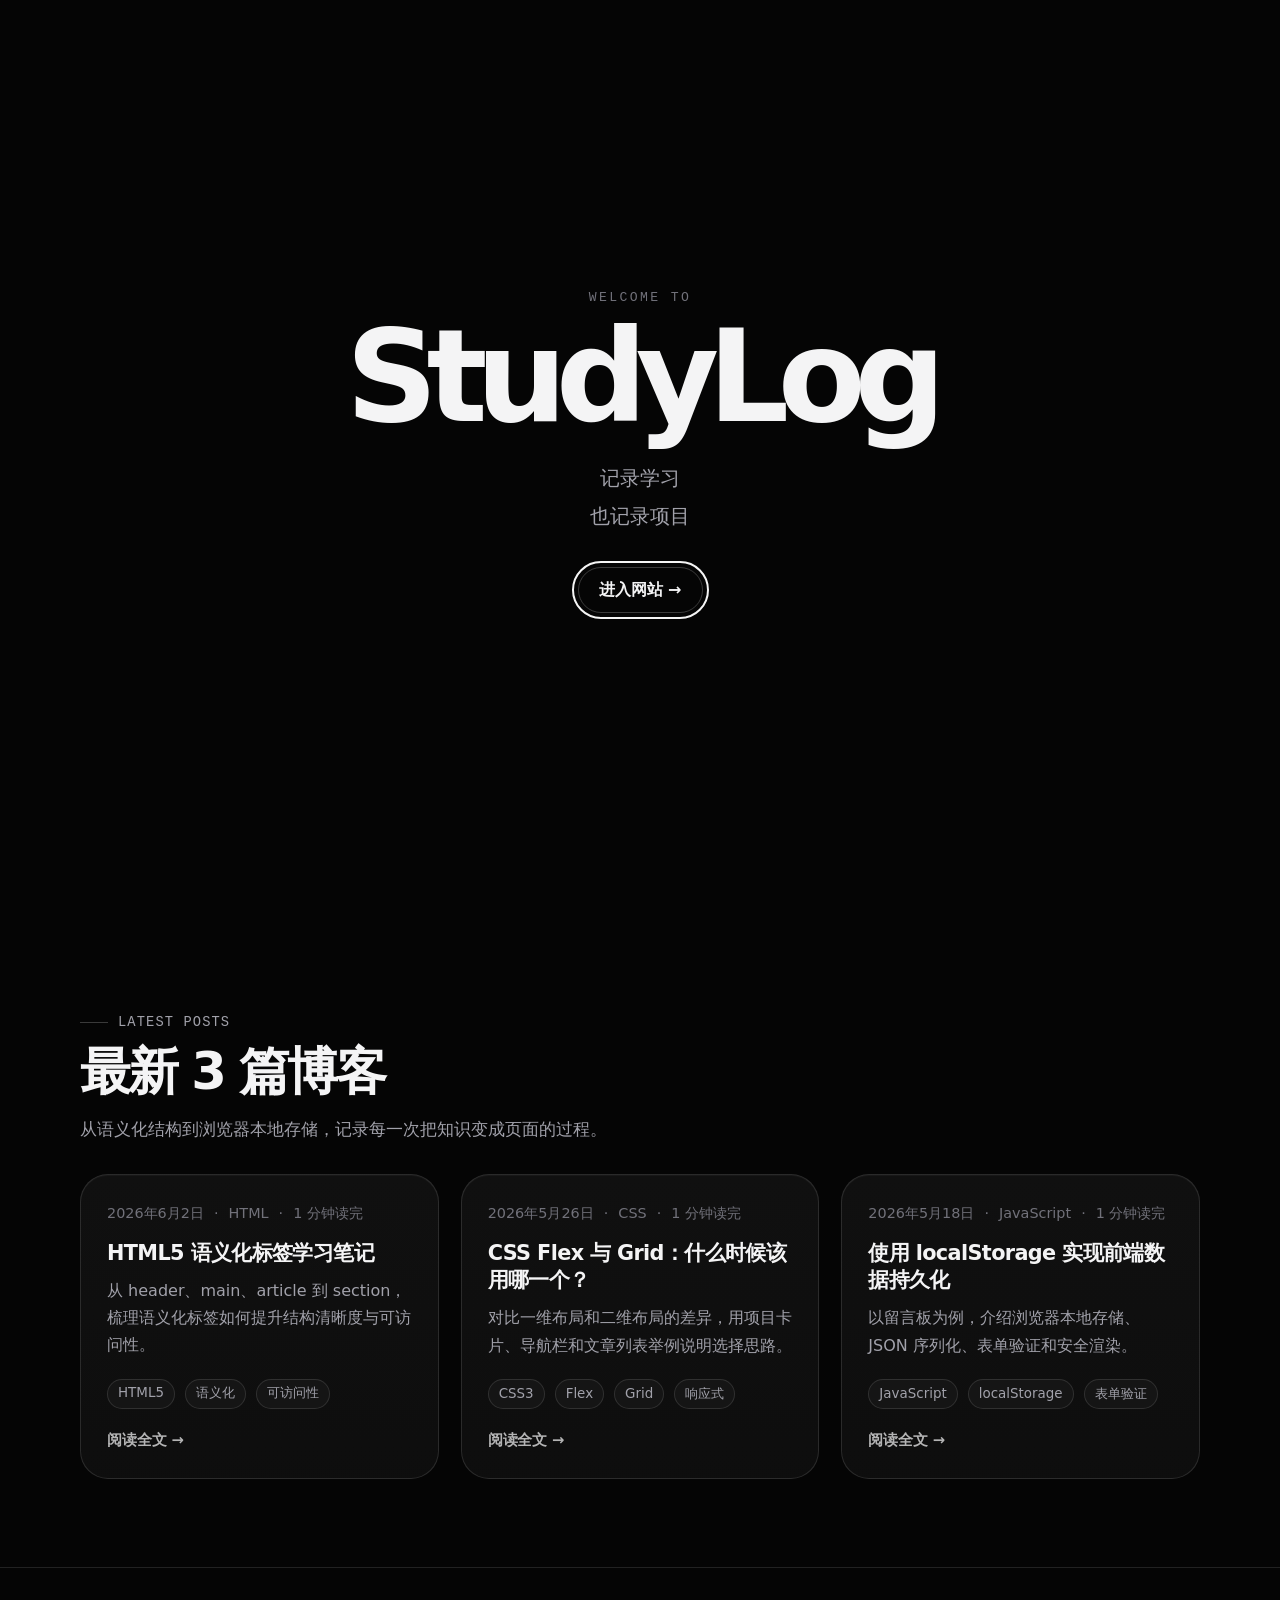
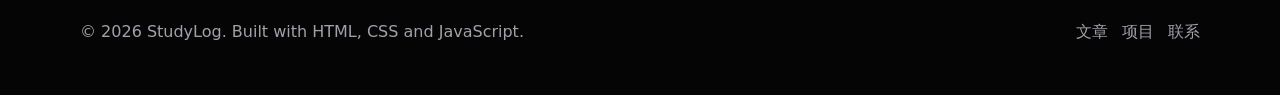
<file: index.html>
<!DOCTYPE html>
<html lang="zh-CN">
<head>
  <meta charset="UTF-8">
  <meta name="viewport" content="width=device-width, initial-scale=1.0">
  <meta name="description" content="该项目是一个暗黑极简风格的个人技术博客，记录前端学习、网页交互与课程项目。">
  <title>个人技术博客</title>
  <script>if (window.matchMedia("(hover: hover) and (pointer: fine) and (prefers-reduced-motion: no-preference)").matches) document.documentElement.classList.add("custom-cursor-boot");</script><style>html.custom-cursor-boot,html.custom-cursor-boot *{cursor:none!important}.splash-screen{position:fixed;inset:0;z-index:120;display:grid;place-items:center;padding:24px;background:#050505;color:#f4f4f5}.splash-screen.is-hidden{display:none}.splash-inner{text-align:center;width:min(100%,620px)}</style>
  <link rel="stylesheet" href="assets/css/style.css?v=20260616-splash">
</head>
<body data-page="home">
  <div class="splash-screen" id="splashScreen" role="dialog" aria-modal="true" aria-labelledby="splashTitle">
    <div class="splash-inner">
      <p class="splash-kicker">Welcome to</p>
      <h1 class="splash-title" id="splashTitle">StudyLog</h1>
      <p class="splash-text">记录学习<br>也记录项目</p>
      <button class="splash-enter" id="splashEnter" type="button">进入网站 →</button>
    </div>
  </div>

  <header class="site-header">
    <nav class="navbar container" aria-label="主导航">
      <a class="logo" href="index.html"><span class="logo-mark">LI</span><span>李卓斌</span></a>
      <div class="nav-links" id="navLinks">
        <a class="nav-link" data-nav="home" href="index.html">首页</a>
        <a class="nav-link" data-nav="blog" href="blog.html">博客</a>
        <a class="nav-link" data-nav="projects" href="projects.html">项目</a>
        <a class="nav-link" data-nav="about" href="about.html">关于我</a>
      </div>
      <div class="nav-actions">
        <button class="theme-toggle" id="themeToggle" type="button" aria-label="切换主题">亮</button>
        <button class="mobile-toggle" id="mobileToggle" type="button" aria-label="打开导航菜单" aria-expanded="false">☰</button>
      </div>
    </nav>
  </header>

  <main>
    <section class="hero">
      <div class="container hero-grid">
        <div data-animate>
          <span class="kicker">Personal Tech Blog</span>
          <h1 class="hero-title">写代码，<br><span class="muted-word">也写思考。</span></h1>
          <p class="typewriter" id="typewriter" aria-live="polite"></p>
          <p class="section-lead">你好，我是李卓斌，一名正在学习全栈开发的学生。这个网站用于记录前端学习笔记，也展示个人项目、课程作品与网页交互实验。</p>
          <div class="hero-actions">
            <a class="btn" href="blog.html">阅读技术文章</a>
            <a class="btn btn-ghost" href="about.html">了解我</a>
          </div>
        </div>

        <aside class="card hero-panel" data-animate>
          <div class="avatar-wrap">
            <img src="assets/images/avatar1.jpg" alt="李卓斌的个人头像" width="260" height="260">
          </div>
          <ul class="profile-list">
            <li><span>昵称</span><strong>LI</strong></li>
            <li><span>方向</span><strong>全栈开发</strong></li>
            <li><span>关键词</span><strong>Spring Boot · Vue · AI</strong></li>
          </ul>
          <div class="stats-strip" aria-label="网站统计">
            <div class="stat-box"><strong>5</strong><span>技术文章</span></div>
            <div class="stat-box"><strong>3</strong><span>项目展示</span></div>
            <div class="stat-box"><strong>1</strong><span>在线预览</span></div>
          </div>
          <p class="deploy-note">部分项目暂未部署上线，后续会补充在线预览或仓库链接。</p>
        </aside>
      </div>
    </section>

    <section class="section" aria-labelledby="latest-title">
      <div class="container">
        <span class="kicker">Latest Posts</span>
        <h2 class="section-title" id="latest-title">最新 3 篇博客</h2>
        <p class="section-lead">从语义化结构到浏览器本地存储，记录每一次把知识变成页面的过程。</p>
        <div class="grid grid-3" id="latestPosts" style="margin-top: 30px;"></div>
      </div>
    </section>
  </main>

  <footer class="site-footer">
    <div class="container footer-row">
      <p>© 2026 StudyLog. Built with HTML, CSS and JavaScript.</p>
      <div class="footer-links"><a href="blog.html">文章</a><a href="projects.html">项目</a><a href="about.html">联系</a></div>
    </div>
  </footer>

  <script src="assets/js/data.js?v=20260616-splash"></script>
  <script src="assets/js/main.js?v=20260616-splash"></script>
</body>
</html>
</file>
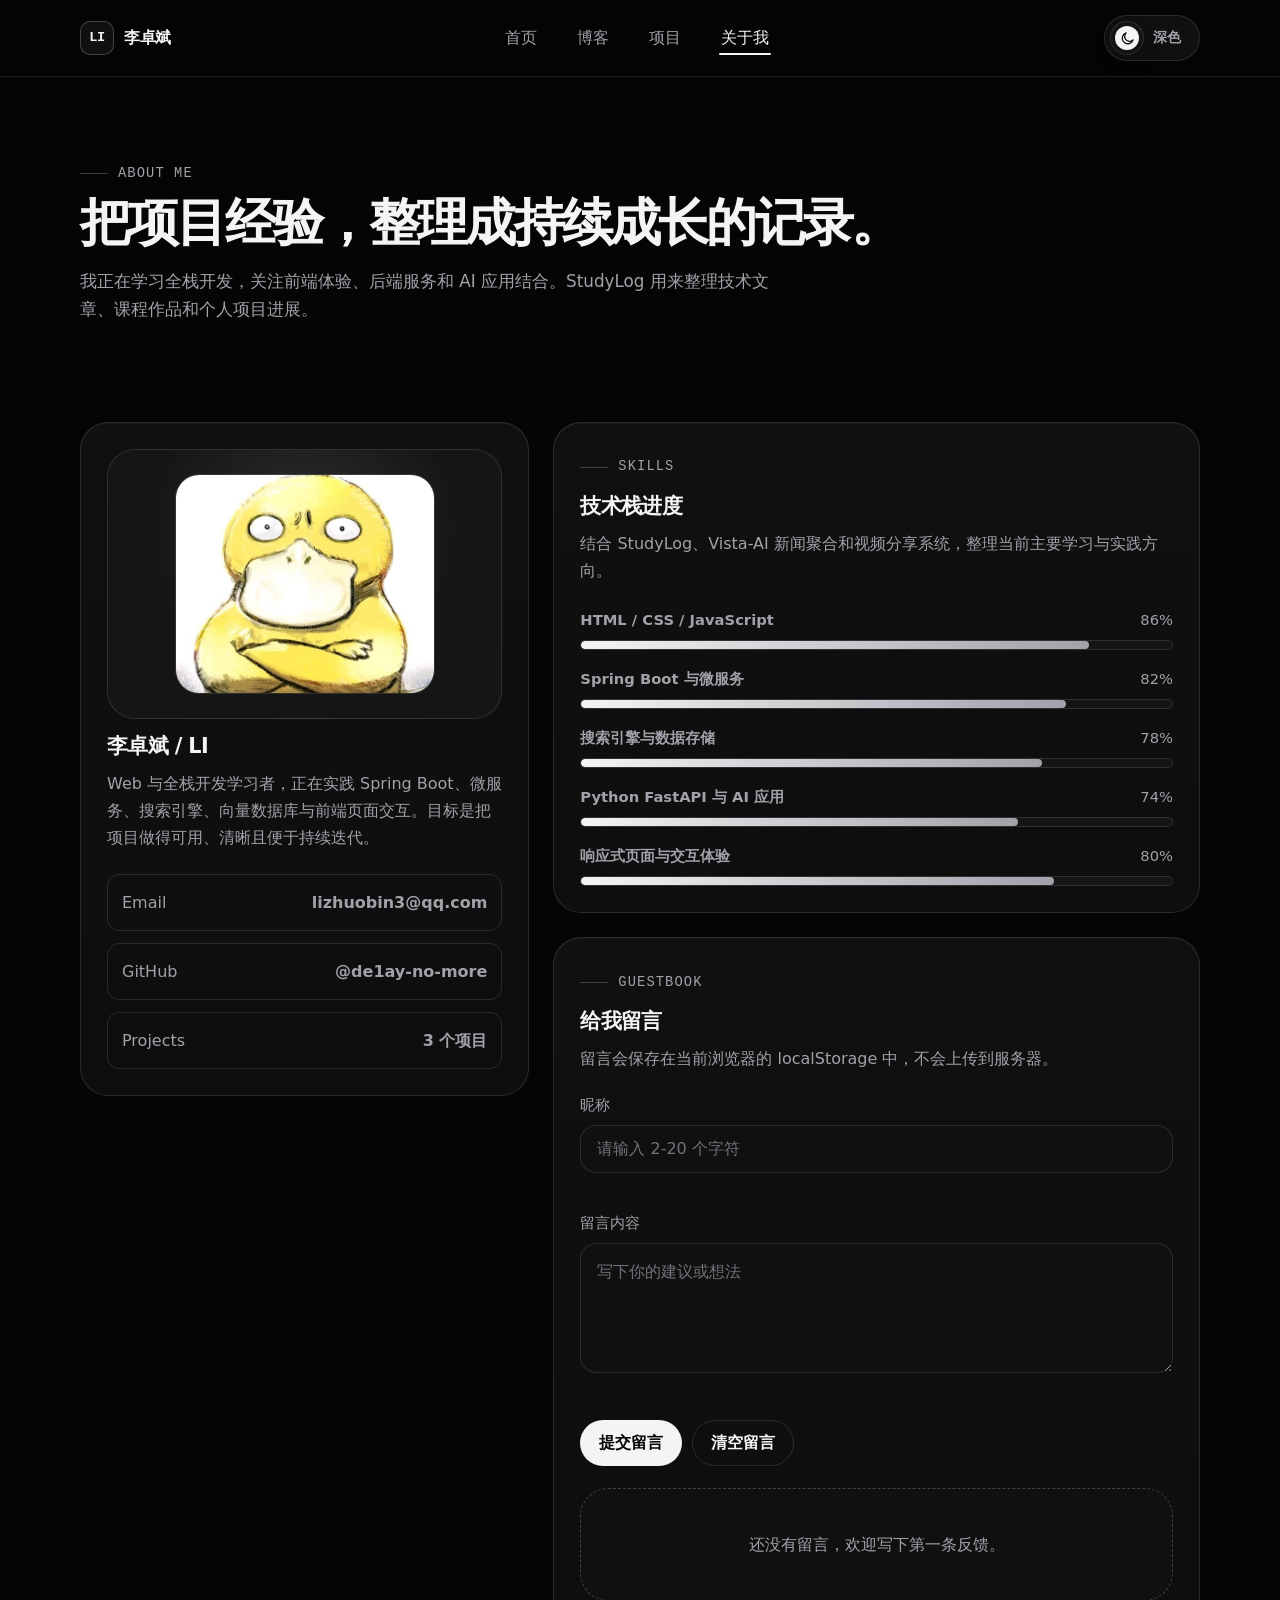
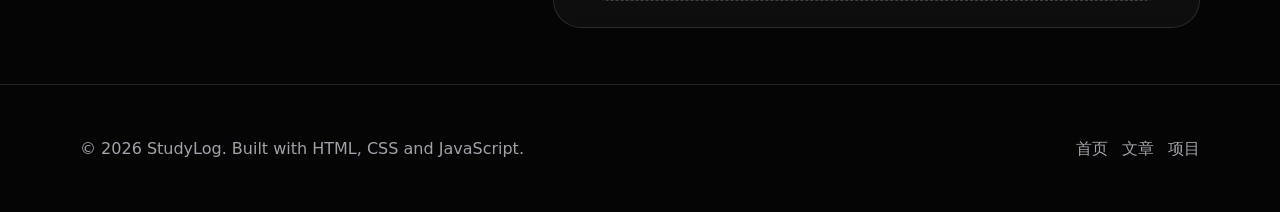
<file: about.html>
<!DOCTYPE html>
<html lang="zh-CN">
<head>
  <meta charset="UTF-8">
  <meta name="viewport" content="width=device-width, initial-scale=1.0">
  <meta name="description" content="StudyLog 关于我页面，包含个人简介、技术栈、项目方向、联系方式和本地留言板。">
  <title>关于我｜StudyLog</title>
  <script>if (window.matchMedia("(hover: hover) and (pointer: fine) and (prefers-reduced-motion: no-preference)").matches) document.documentElement.classList.add("custom-cursor-boot");</script><style>html.custom-cursor-boot,html.custom-cursor-boot *{cursor:none!important}</style>
  <link rel="stylesheet" href="assets/css/style.css?v=20260616-splash">
</head>
<body data-page="about">
  <header class="site-header">
    <nav class="navbar container" aria-label="主导航">
      <a class="logo" href="index.html"><span class="logo-mark">LI</span><span>李卓斌</span></a>
      <div class="nav-links" id="navLinks">
        <a class="nav-link" data-nav="home" href="index.html">首页</a>
        <a class="nav-link" data-nav="blog" href="blog.html">博客</a>
        <a class="nav-link" data-nav="projects" href="projects.html">项目</a>
        <a class="nav-link" data-nav="about" href="about.html">关于我</a>
      </div>
      <div class="nav-actions">
        <button class="theme-toggle" id="themeToggle" type="button" aria-label="切换主题">亮</button>
        <button class="mobile-toggle" id="mobileToggle" type="button" aria-label="打开导航菜单" aria-expanded="false">☰</button>
      </div>
    </nav>
  </header>

  <main class="container">
    <section class="page-hero" data-animate>
      <span class="kicker">About Me</span>
      <h1 class="section-title">把项目经验，整理成持续成长的记录。</h1>
      <p class="section-lead">我正在学习全栈开发，关注前端体验、后端服务和 AI 应用结合。StudyLog 用来整理技术文章、课程作品和个人项目进展。</p>
    </section>

    <section class="section-tight about-layout">
      <aside class="card" data-animate>
        <div class="card-body">
          <div class="avatar-wrap">
            <img src="assets/images/avatar1.jpg" alt="李卓斌的个人头像" width="220" height="220">
          </div>
          <h2 class="card-title">李卓斌 / LI</h2>
          <p class="card-text">Web 与全栈开发学习者，正在实践 Spring Boot、微服务、搜索引擎、向量数据库与前端页面交互。目标是把项目做得可用、清晰且便于持续迭代。</p>
          <ul class="contact-list" aria-label="联系方式">
            <li><a href="mailto:lizhuobin3@qq.com"><span>Email</span><strong>lizhuobin3@qq.com</strong></a></li>
            <li><a href="https://github.com/" target="_blank" rel="noreferrer"><span>GitHub</span><strong>@de1ay-no-more</strong></a></li>
            <li><a href="projects.html"><span>Projects</span><strong>3 个项目</strong></a></li>
          </ul>
        </div>
      </aside>

      <div class="grid" style="gap: 24px;">
        <section class="card" data-animate aria-labelledby="skill-title">
          <div class="card-body">
            <span class="kicker">Skills</span>
            <h2 class="card-title" id="skill-title">技术栈进度</h2>
            <p class="card-text">结合 StudyLog、Vista-AI 新闻聚合和视频分享系统，整理当前主要学习与实践方向。</p>
            <div class="skill-list" id="skillList"></div>
          </div>
        </section>

        <section class="card" data-animate aria-labelledby="guestbook-title">
          <div class="card-body">
            <span class="kicker">Guestbook</span>
            <h2 class="card-title" id="guestbook-title">给我留言</h2>
            <p class="card-text">留言会保存在当前浏览器的 localStorage 中，不会上传到服务器。</p>
            <form class="form-grid" id="guestbookForm" novalidate>
              <div class="form-group">
                <label for="nickname">昵称</label>
                <input class="form-input" id="nickname" name="nickname" type="text" maxlength="20" placeholder="请输入 2-20 个字符">
                <p class="form-error" data-error="nickname" aria-live="polite"></p>
              </div>
              <div class="form-group">
                <label for="message">留言内容</label>
                <textarea class="form-textarea" id="message" name="message" maxlength="200" placeholder="写下你的建议或想法"></textarea>
                <p class="form-error" data-error="message" aria-live="polite"></p>
              </div>
              <div style="display: flex; flex-wrap: wrap; gap: 10px;">
                <button class="btn" type="submit">提交留言</button>
                <button class="btn btn-ghost" id="clearMessages" type="button">清空留言</button>
              </div>
            </form>
            <div class="guestbook-list" id="guestbookList" aria-live="polite"></div>
          </div>
        </section>
      </div>
    </section>
  </main>

  <footer class="site-footer">
    <div class="container footer-row">
      <p>© 2026 StudyLog. Built with HTML, CSS and JavaScript.</p>
      <div class="footer-links"><a href="index.html">首页</a><a href="blog.html">文章</a><a href="projects.html">项目</a></div>
    </div>
  </footer>

  <script src="assets/js/data.js?v=20260616-splash"></script>
  <script src="assets/js/main.js?v=20260616-splash"></script>
</body>
</html>
</file>
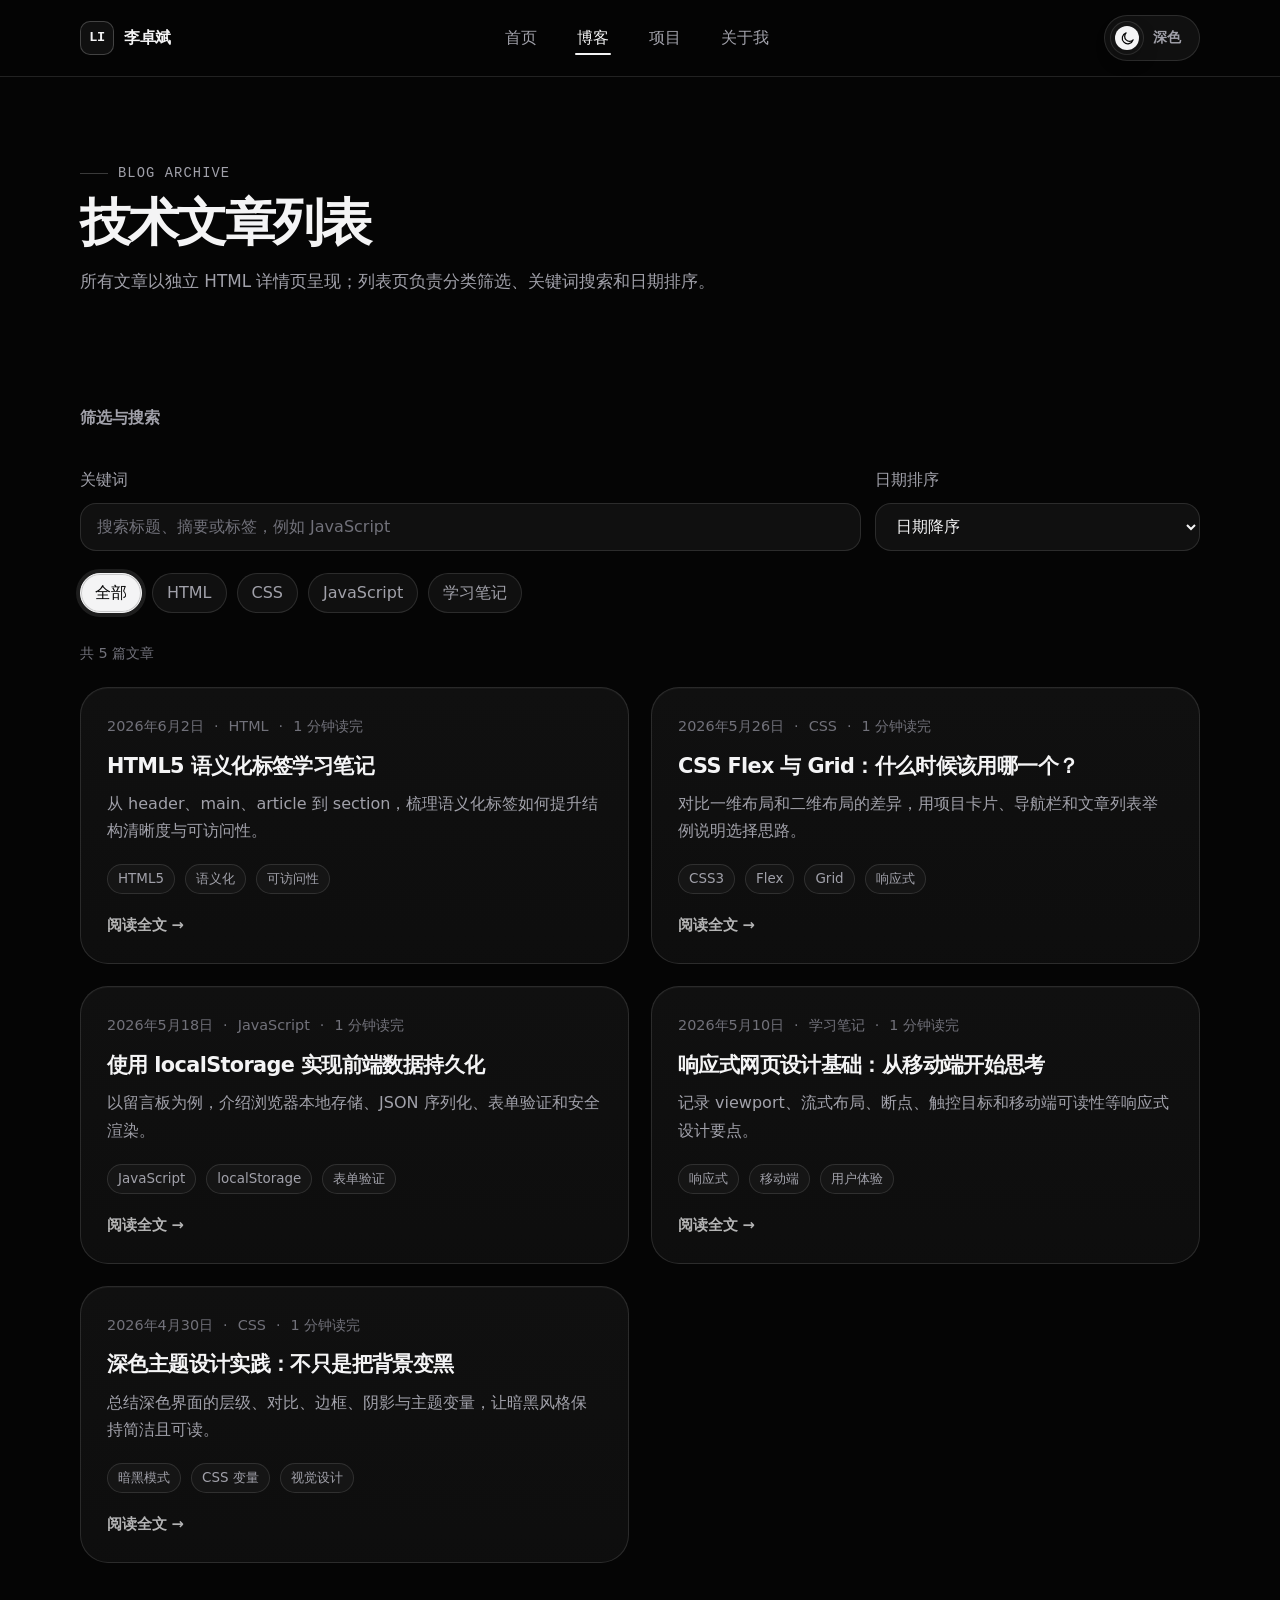
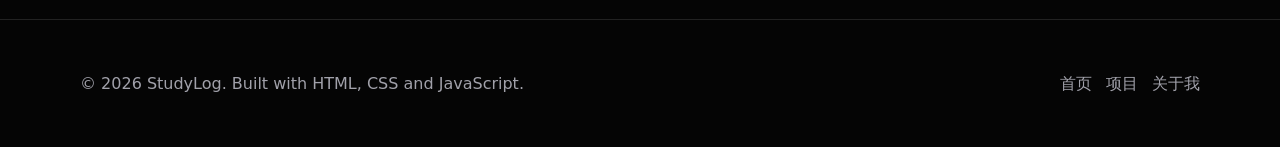
<file: blog.html>
<!DOCTYPE html>
<html lang="zh-CN">
<head>
  <meta charset="UTF-8">
  <meta name="viewport" content="width=device-width, initial-scale=1.0">
  <meta name="description" content="博客列表，支持分类筛选、关键词搜索和日期排序。">
  <title>博客文章｜StudyLog</title>
  <script>if (window.matchMedia("(hover: hover) and (pointer: fine) and (prefers-reduced-motion: no-preference)").matches) document.documentElement.classList.add("custom-cursor-boot");</script><style>html.custom-cursor-boot,html.custom-cursor-boot *{cursor:none!important}</style>
  <link rel="stylesheet" href="assets/css/style.css?v=20260616-splash">
</head>
<body data-page="blog">
  <header class="site-header">
    <nav class="navbar container" aria-label="主导航">
      <a class="logo" href="index.html"><span class="logo-mark">LI</span><span>李卓斌</span></a>
      <div class="nav-links" id="navLinks">
        <a class="nav-link" data-nav="home" href="index.html">首页</a>
        <a class="nav-link" data-nav="blog" href="blog.html">博客</a>
        <a class="nav-link" data-nav="projects" href="projects.html">项目</a>
        <a class="nav-link" data-nav="about" href="about.html">关于我</a>
      </div>
      <div class="nav-actions">
        <button class="theme-toggle" id="themeToggle" type="button" aria-label="切换主题">亮</button>
        <button class="mobile-toggle" id="mobileToggle" type="button" aria-label="打开导航菜单" aria-expanded="false">☰</button>
      </div>
    </nav>
  </header>

  <main class="container">
    <section class="page-hero" data-animate>
      <span class="kicker">Blog Archive</span>
      <h1 class="section-title">技术文章列表</h1>
      <p class="section-lead">所有文章以独立 HTML 详情页呈现；列表页负责分类筛选、关键词搜索和日期排序。</p>
    </section>

    <section class="section-tight" aria-labelledby="filter-title" data-animate>
      <h2 id="filter-title" class="mono" style="font-size: 1rem; color: var(--muted);">筛选与搜索</h2>
      <div class="toolbar">
        <label>
          <span class="mono" style="display:block; margin-bottom: 8px; color: var(--muted);">关键词</span>
          <input class="search-input" id="blogSearch" type="search" placeholder="搜索标题、摘要或标签，例如 JavaScript">
        </label>
        <label>
          <span class="mono" style="display:block; margin-bottom: 8px; color: var(--muted);">日期排序</span>
          <select class="select-input" id="sortSelect">
            <option value="desc">日期降序</option>
            <option value="asc">日期升序</option>
          </select>
        </label>
      </div>
      <div class="filter-row" id="categoryFilters" aria-label="文章分类筛选"></div>
      <p id="resultCount" class="meta-row" aria-live="polite"></p>
      <div class="grid grid-2" id="articleList" style="margin-top: 22px;"></div>
    </section>
  </main>

  <footer class="site-footer">
    <div class="container footer-row">
      <p>© 2026 StudyLog. Built with HTML, CSS and JavaScript.</p>
      <div class="footer-links"><a href="index.html">首页</a><a href="projects.html">项目</a><a href="about.html">关于我</a></div>
    </div>
  </footer>

  <script src="assets/js/data.js?v=20260616-splash"></script>
  <script src="assets/js/main.js?v=20260616-splash"></script>
</body>
</html>
</file>
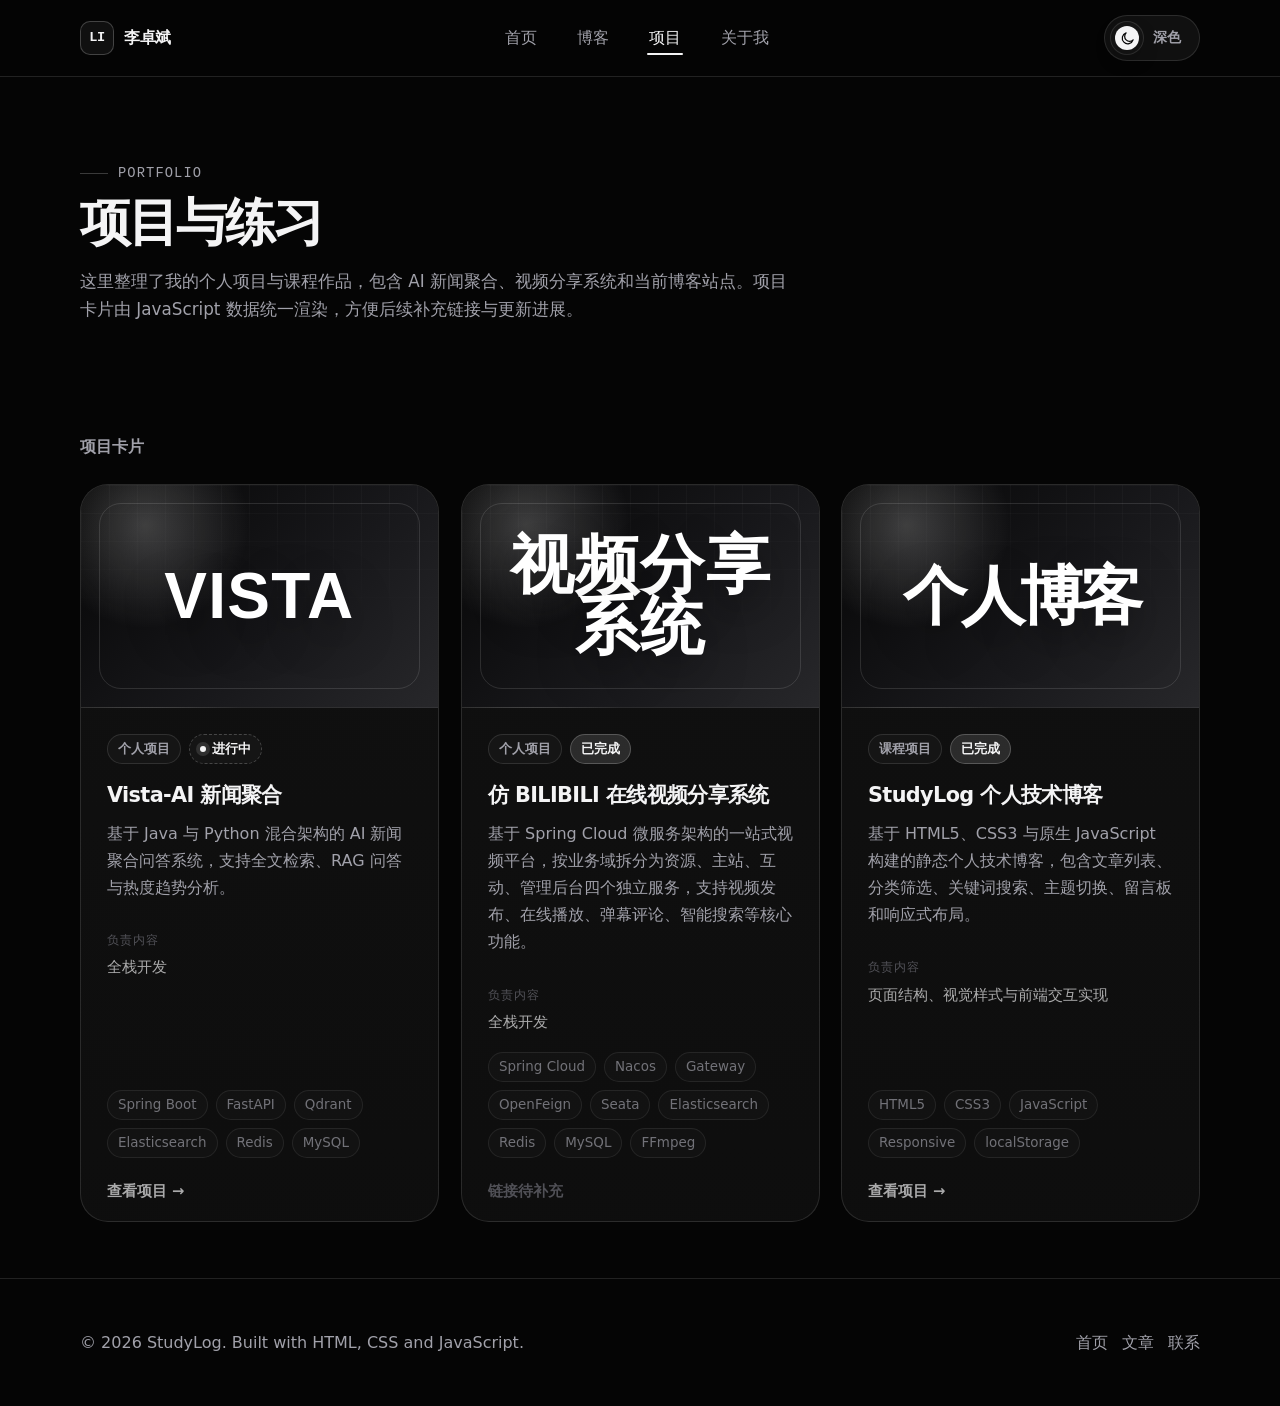
<file: projects.html>
<!DOCTYPE html>
<html lang="zh-CN">
<head>
  <meta charset="UTF-8">
  <meta name="viewport" content="width=device-width, initial-scale=1.0">
  <meta name="description" content="StudyLog 项目展示页，展示前端课程作品、响应式页面和 JavaScript 小工具。">
  <title>项目展示｜StudyLog</title>
  <script>if (window.matchMedia("(hover: hover) and (pointer: fine) and (prefers-reduced-motion: no-preference)").matches) document.documentElement.classList.add("custom-cursor-boot");</script><style>html.custom-cursor-boot,html.custom-cursor-boot *{cursor:none!important}</style>
  <link rel="stylesheet" href="assets/css/style.css?v=20260616-splash">
</head>
<body data-page="projects">
  <header class="site-header">
    <nav class="navbar container" aria-label="主导航">
      <a class="logo" href="index.html"><span class="logo-mark">LI</span><span>李卓斌</span></a>
      <div class="nav-links" id="navLinks">
        <a class="nav-link" data-nav="home" href="index.html">首页</a>
        <a class="nav-link" data-nav="blog" href="blog.html">博客</a>
        <a class="nav-link" data-nav="projects" href="projects.html">项目</a>
        <a class="nav-link" data-nav="about" href="about.html">关于我</a>
      </div>
      <div class="nav-actions">
        <button class="theme-toggle" id="themeToggle" type="button" aria-label="切换主题">亮</button>
        <button class="mobile-toggle" id="mobileToggle" type="button" aria-label="打开导航菜单" aria-expanded="false">☰</button>
      </div>
    </nav>
  </header>

  <main class="container">
    <section class="page-hero" data-animate>
      <span class="kicker">Portfolio</span>
      <h1 class="section-title">项目与练习</h1>
      <p class="section-lead">这里整理了我的个人项目与课程作品，包含 AI 新闻聚合、视频分享系统和当前博客站点。项目卡片由 JavaScript 数据统一渲染，方便后续补充链接与更新进展。</p>
    </section>

    <section class="section-tight" aria-labelledby="project-title" data-animate>
      <h2 id="project-title" class="mono" style="font-size: 1rem; color: var(--muted);">项目卡片</h2>
      <div class="grid grid-3" id="projectGrid" style="margin-top: 22px;"></div>
    </section>
  </main>

  <footer class="site-footer">
    <div class="container footer-row">
      <p>© 2026 StudyLog. Built with HTML, CSS and JavaScript.</p>
      <div class="footer-links"><a href="index.html">首页</a><a href="blog.html">文章</a><a href="about.html">联系</a></div>
    </div>
  </footer>

  <script src="assets/js/data.js?v=20260616-splash"></script>
  <script src="assets/js/main.js?v=20260616-splash"></script>
</body>
</html>
</file>
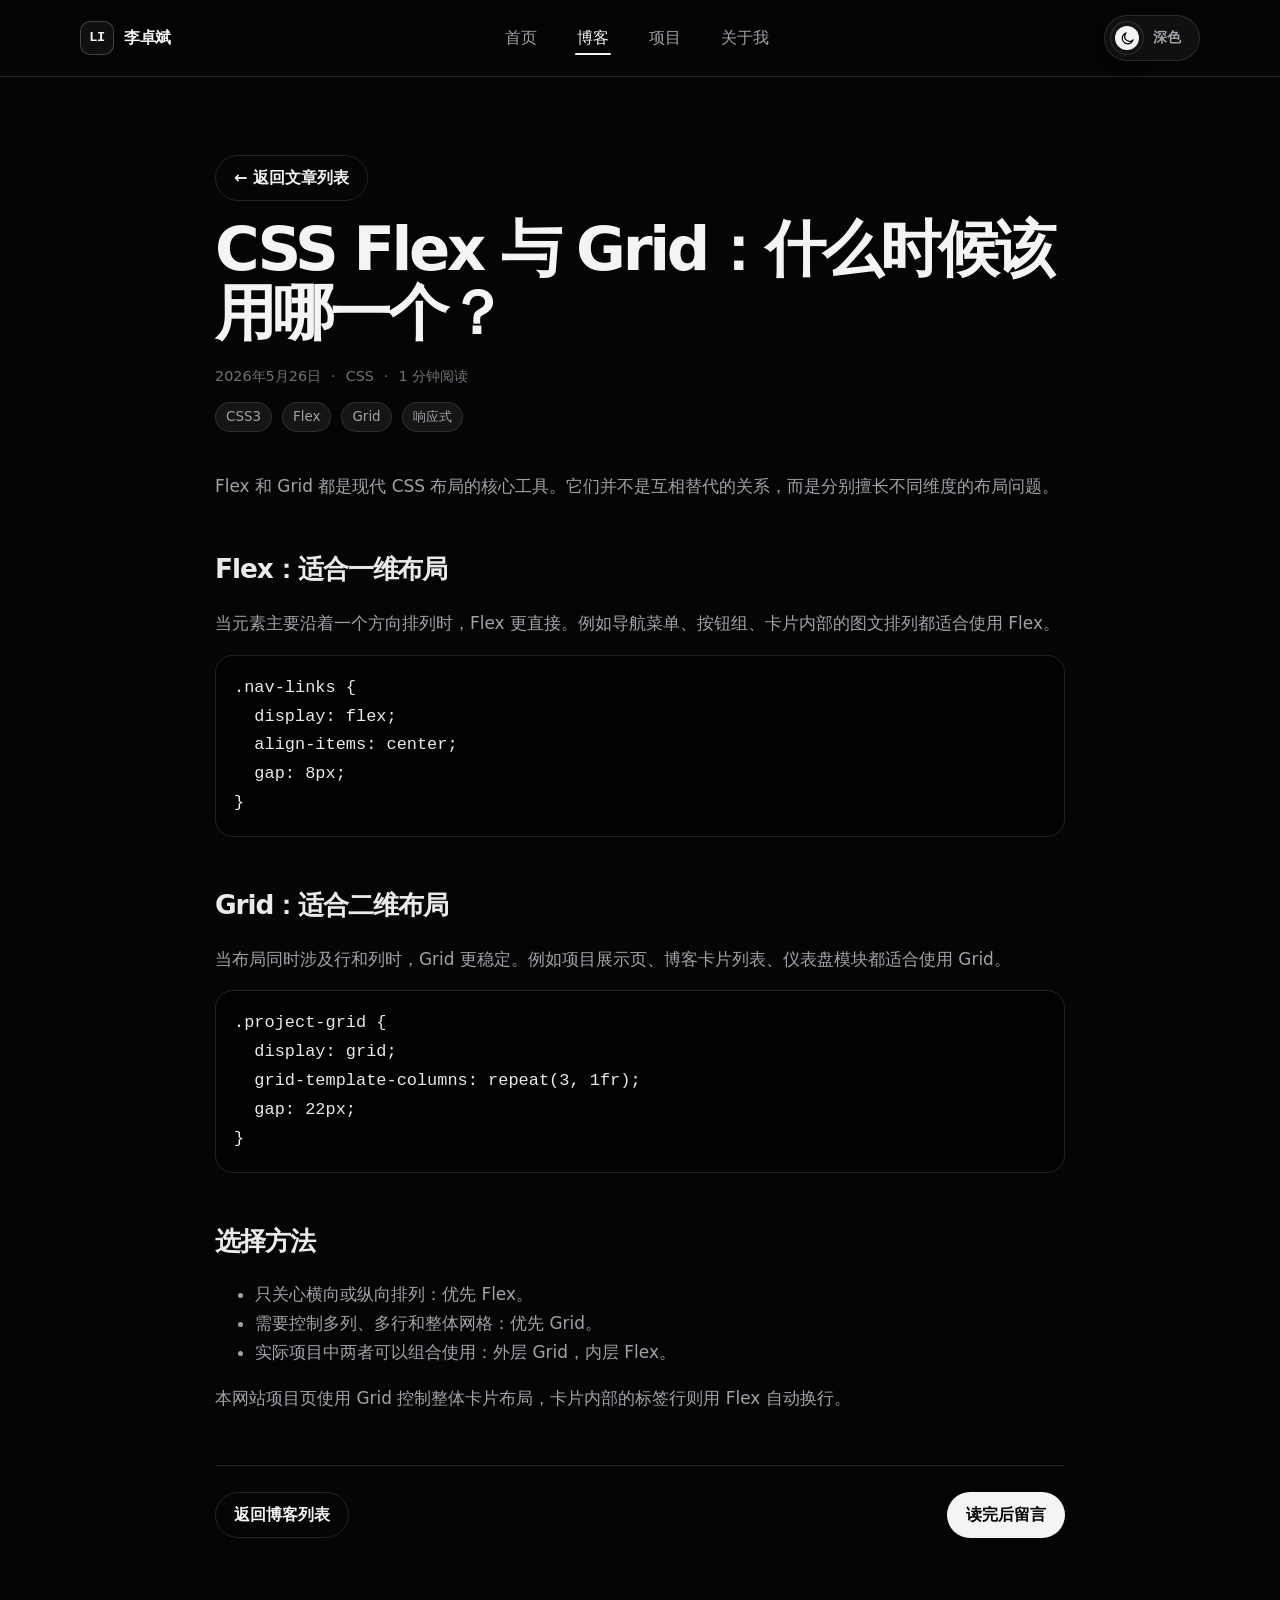
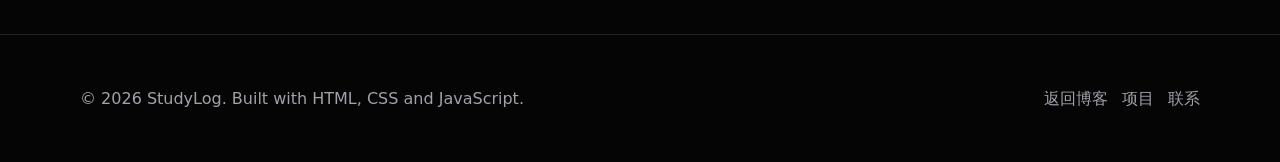
<file: posts/css-grid-flex.html>
<!DOCTYPE html>
<html lang="zh-CN">
<head>
  <meta charset="UTF-8">
  <meta name="viewport" content="width=device-width, initial-scale=1.0">
  <meta name="description" content="CSS Flex 与 Grid：什么时候该用哪一个？ - StudyLog 技术博客文章。">
  <title>CSS Flex 与 Grid：什么时候该用哪一个？｜StudyLog</title>
  <script>if (window.matchMedia("(hover: hover) and (pointer: fine) and (prefers-reduced-motion: no-preference)").matches) document.documentElement.classList.add("custom-cursor-boot");</script><style>html.custom-cursor-boot,html.custom-cursor-boot *{cursor:none!important}</style>
  <link rel="stylesheet" href="../assets/css/style.css?v=20260616-splash">
</head>
<body data-page="post" data-article-id="css-grid-flex">
  <div class="reading-progress" aria-hidden="true"><span id="readingProgressBar"></span></div>

  <header class="site-header">
    <nav class="navbar container" aria-label="主导航">
      <a class="logo" href="../index.html"><span class="logo-mark">LI</span><span>李卓斌</span></a>
      <div class="nav-links" id="navLinks">
        <a class="nav-link" data-nav="home" href="../index.html">首页</a>
        <a class="nav-link" data-nav="blog" href="../blog.html">博客</a>
        <a class="nav-link" data-nav="projects" href="../projects.html">项目</a>
        <a class="nav-link" data-nav="about" href="../about.html">关于我</a>
      </div>
      <div class="nav-actions">
        <button class="theme-toggle" id="themeToggle" type="button" aria-label="切换主题">亮</button>
        <button class="mobile-toggle" id="mobileToggle" type="button" aria-label="打开导航菜单" aria-expanded="false">☰</button>
      </div>
    </nav>
  </header>

  <main class="article-shell">
    <article>
      <header class="article-header" data-animate>
        <a class="btn btn-ghost" href="../blog.html">← 返回文章列表</a>
        <h1 class="article-title">CSS Flex 与 Grid：什么时候该用哪一个？</h1>
        <div class="meta-row">
          <span>2026年5月26日</span><span>·</span><span>CSS</span><span>·</span><span id="readingTime">预计阅读时间</span>
        </div>
        <div class="meta-row" style="margin-top: 14px;"><span class="tag">CSS3</span><span class="tag">Flex</span><span class="tag">Grid</span><span class="tag">响应式</span></div>
      </header>
      <div class="article-body" data-animate>

        <p>Flex 和 Grid 都是现代 CSS 布局的核心工具。它们并不是互相替代的关系，而是分别擅长不同维度的布局问题。</p>
        <h2>Flex：适合一维布局</h2>
        <p>当元素主要沿着一个方向排列时，Flex 更直接。例如导航菜单、按钮组、卡片内部的图文排列都适合使用 Flex。</p>
        <pre><code>.nav-links {
  display: flex;
  align-items: center;
  gap: 8px;
}</code></pre>
        <h2>Grid：适合二维布局</h2>
        <p>当布局同时涉及行和列时，Grid 更稳定。例如项目展示页、博客卡片列表、仪表盘模块都适合使用 Grid。</p>
        <pre><code>.project-grid {
  display: grid;
  grid-template-columns: repeat(3, 1fr);
  gap: 22px;
}</code></pre>
        <h2>选择方法</h2>
        <ul>
          <li>只关心横向或纵向排列：优先 Flex。</li>
          <li>需要控制多列、多行和整体网格：优先 Grid。</li>
          <li>实际项目中两者可以组合使用：外层 Grid，内层 Flex。</li>
        </ul>
        <p>本网站项目页使用 Grid 控制整体卡片布局，卡片内部的标签行则用 Flex 自动换行。</p>

      </div>
    </article>
    <nav class="article-nav" aria-label="文章导航">
      <a class="btn btn-ghost" href="../blog.html">返回博客列表</a>
      <a class="btn" href="../about.html#guestbook-title">读完后留言</a>
    </nav>
  </main>

  <footer class="site-footer">
    <div class="container footer-row">
      <p>© 2026 StudyLog. Built with HTML, CSS and JavaScript.</p>
      <div class="footer-links"><a href="../blog.html">返回博客</a><a href="../projects.html">项目</a><a href="../about.html">联系</a></div>
    </div>
  </footer>

  <script src="../assets/js/data.js?v=20260616-splash"></script>
  <script src="../assets/js/main.js?v=20260616-splash"></script>
</body>
</html>
</file>
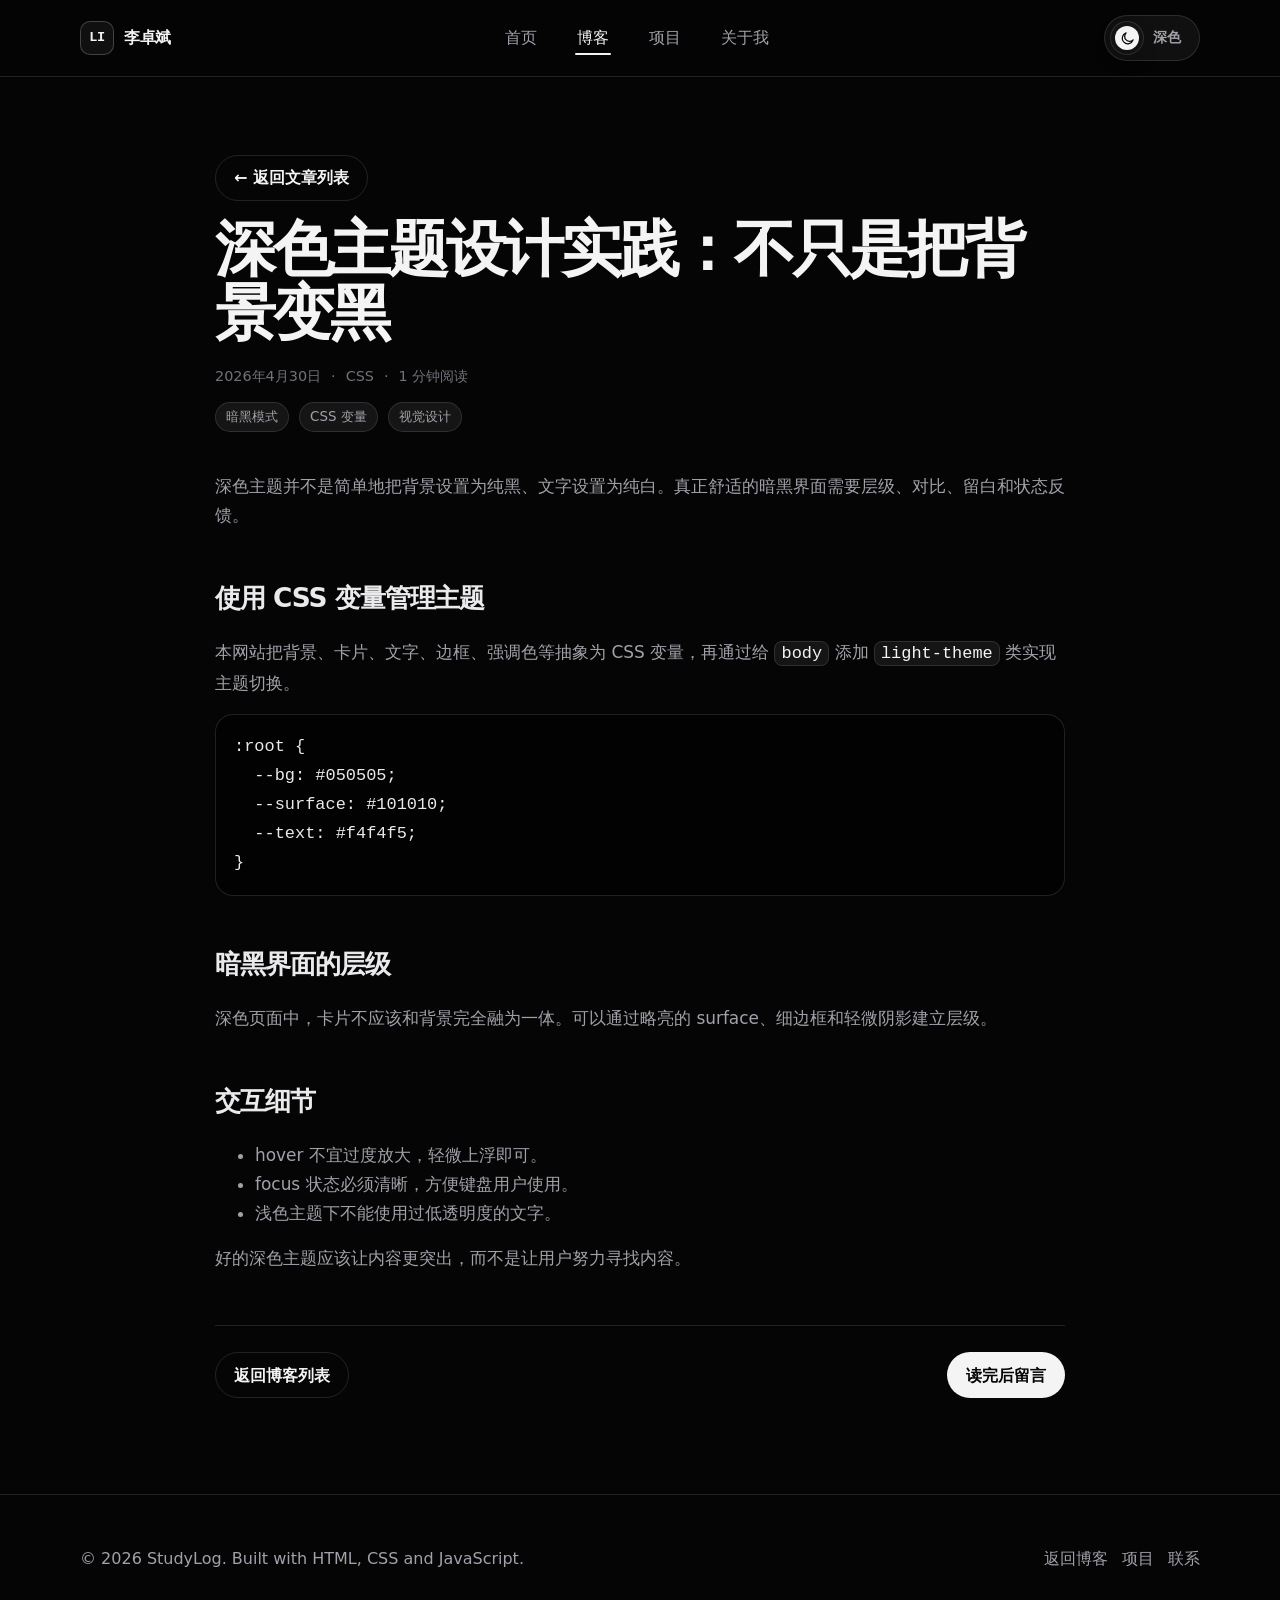
<file: posts/dark-theme.html>
<!DOCTYPE html>
<html lang="zh-CN">
<head>
  <meta charset="UTF-8">
  <meta name="viewport" content="width=device-width, initial-scale=1.0">
  <meta name="description" content="深色主题设计实践：不只是把背景变黑 - StudyLog 技术博客文章。">
  <title>深色主题设计实践：不只是把背景变黑｜StudyLog</title>
  <script>if (window.matchMedia("(hover: hover) and (pointer: fine) and (prefers-reduced-motion: no-preference)").matches) document.documentElement.classList.add("custom-cursor-boot");</script><style>html.custom-cursor-boot,html.custom-cursor-boot *{cursor:none!important}</style>
  <link rel="stylesheet" href="../assets/css/style.css?v=20260616-splash">
</head>
<body data-page="post" data-article-id="dark-theme">
  <div class="reading-progress" aria-hidden="true"><span id="readingProgressBar"></span></div>

  <header class="site-header">
    <nav class="navbar container" aria-label="主导航">
      <a class="logo" href="../index.html"><span class="logo-mark">LI</span><span>李卓斌</span></a>
      <div class="nav-links" id="navLinks">
        <a class="nav-link" data-nav="home" href="../index.html">首页</a>
        <a class="nav-link" data-nav="blog" href="../blog.html">博客</a>
        <a class="nav-link" data-nav="projects" href="../projects.html">项目</a>
        <a class="nav-link" data-nav="about" href="../about.html">关于我</a>
      </div>
      <div class="nav-actions">
        <button class="theme-toggle" id="themeToggle" type="button" aria-label="切换主题">亮</button>
        <button class="mobile-toggle" id="mobileToggle" type="button" aria-label="打开导航菜单" aria-expanded="false">☰</button>
      </div>
    </nav>
  </header>

  <main class="article-shell">
    <article>
      <header class="article-header" data-animate>
        <a class="btn btn-ghost" href="../blog.html">← 返回文章列表</a>
        <h1 class="article-title">深色主题设计实践：不只是把背景变黑</h1>
        <div class="meta-row">
          <span>2026年4月30日</span><span>·</span><span>CSS</span><span>·</span><span id="readingTime">预计阅读时间</span>
        </div>
        <div class="meta-row" style="margin-top: 14px;"><span class="tag">暗黑模式</span><span class="tag">CSS 变量</span><span class="tag">视觉设计</span></div>
      </header>
      <div class="article-body" data-animate>

        <p>深色主题并不是简单地把背景设置为纯黑、文字设置为纯白。真正舒适的暗黑界面需要层级、对比、留白和状态反馈。</p>
        <h2>使用 CSS 变量管理主题</h2>
        <p>本网站把背景、卡片、文字、边框、强调色等抽象为 CSS 变量，再通过给 <code>body</code> 添加 <code>light-theme</code> 类实现主题切换。</p>
        <pre><code>:root {
  --bg: #050505;
  --surface: #101010;
  --text: #f4f4f5;
}</code></pre>
        <h2>暗黑界面的层级</h2>
        <p>深色页面中，卡片不应该和背景完全融为一体。可以通过略亮的 surface、细边框和轻微阴影建立层级。</p>
        <h2>交互细节</h2>
        <ul>
          <li>hover 不宜过度放大，轻微上浮即可。</li>
          <li>focus 状态必须清晰，方便键盘用户使用。</li>
          <li>浅色主题下不能使用过低透明度的文字。</li>
        </ul>
        <p>好的深色主题应该让内容更突出，而不是让用户努力寻找内容。</p>

      </div>
    </article>
    <nav class="article-nav" aria-label="文章导航">
      <a class="btn btn-ghost" href="../blog.html">返回博客列表</a>
      <a class="btn" href="../about.html#guestbook-title">读完后留言</a>
    </nav>
  </main>

  <footer class="site-footer">
    <div class="container footer-row">
      <p>© 2026 StudyLog. Built with HTML, CSS and JavaScript.</p>
      <div class="footer-links"><a href="../blog.html">返回博客</a><a href="../projects.html">项目</a><a href="../about.html">联系</a></div>
    </div>
  </footer>

  <script src="../assets/js/data.js?v=20260616-splash"></script>
  <script src="../assets/js/main.js?v=20260616-splash"></script>
</body>
</html>
</file>
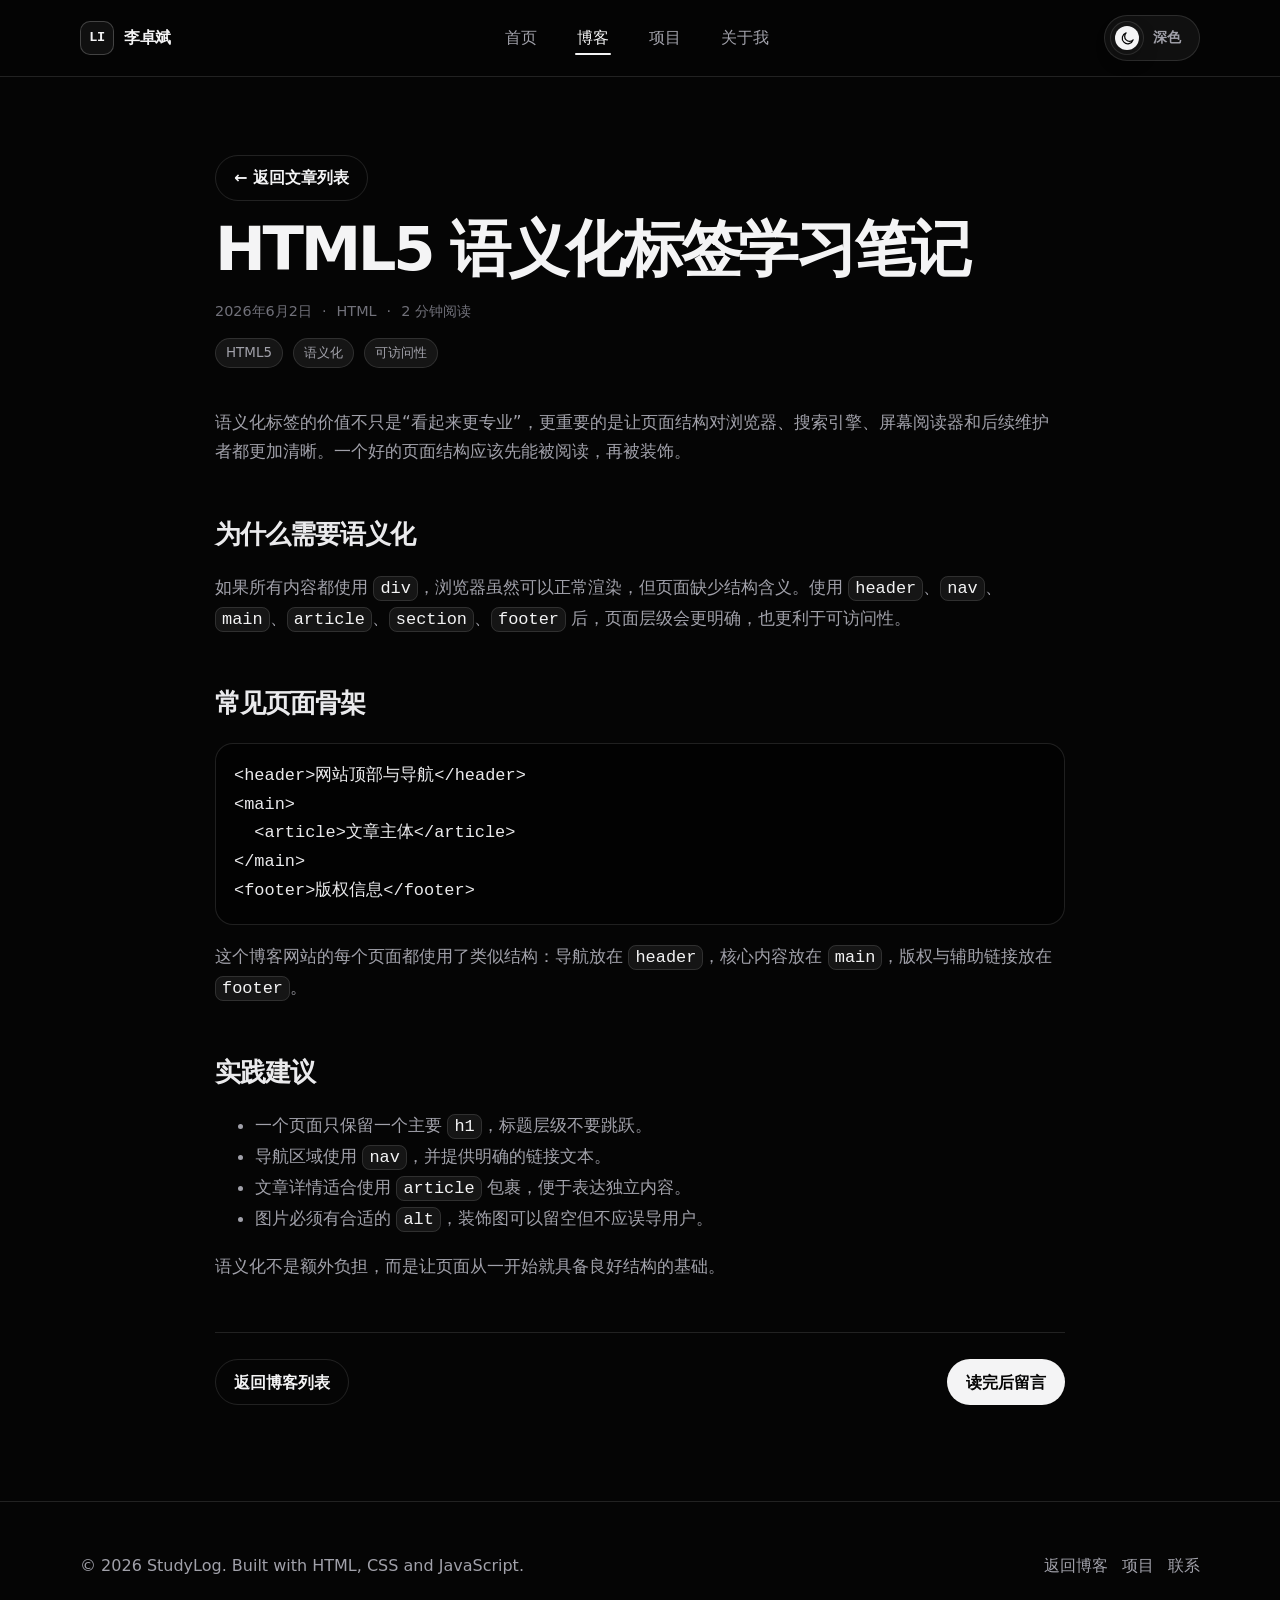
<file: posts/html-semantic.html>
<!DOCTYPE html>
<html lang="zh-CN">
<head>
  <meta charset="UTF-8">
  <meta name="viewport" content="width=device-width, initial-scale=1.0">
  <meta name="description" content="HTML5 语义化标签学习笔记 - StudyLog 技术博客文章。">
  <title>HTML5 语义化标签学习笔记｜StudyLog</title>
  <script>if (window.matchMedia("(hover: hover) and (pointer: fine) and (prefers-reduced-motion: no-preference)").matches) document.documentElement.classList.add("custom-cursor-boot");</script><style>html.custom-cursor-boot,html.custom-cursor-boot *{cursor:none!important}</style>
  <link rel="stylesheet" href="../assets/css/style.css?v=20260616-splash">
</head>
<body data-page="post" data-article-id="html-semantic">
  <div class="reading-progress" aria-hidden="true"><span id="readingProgressBar"></span></div>

  <header class="site-header">
    <nav class="navbar container" aria-label="主导航">
      <a class="logo" href="../index.html"><span class="logo-mark">LI</span><span>李卓斌</span></a>
      <div class="nav-links" id="navLinks">
        <a class="nav-link" data-nav="home" href="../index.html">首页</a>
        <a class="nav-link" data-nav="blog" href="../blog.html">博客</a>
        <a class="nav-link" data-nav="projects" href="../projects.html">项目</a>
        <a class="nav-link" data-nav="about" href="../about.html">关于我</a>
      </div>
      <div class="nav-actions">
        <button class="theme-toggle" id="themeToggle" type="button" aria-label="切换主题">亮</button>
        <button class="mobile-toggle" id="mobileToggle" type="button" aria-label="打开导航菜单" aria-expanded="false">☰</button>
      </div>
    </nav>
  </header>

  <main class="article-shell">
    <article>
      <header class="article-header" data-animate>
        <a class="btn btn-ghost" href="../blog.html">← 返回文章列表</a>
        <h1 class="article-title">HTML5 语义化标签学习笔记</h1>
        <div class="meta-row">
          <span>2026年6月2日</span><span>·</span><span>HTML</span><span>·</span><span id="readingTime">预计阅读时间</span>
        </div>
        <div class="meta-row" style="margin-top: 14px;"><span class="tag">HTML5</span><span class="tag">语义化</span><span class="tag">可访问性</span></div>
      </header>
      <div class="article-body" data-animate>

        <p>语义化标签的价值不只是“看起来更专业”，更重要的是让页面结构对浏览器、搜索引擎、屏幕阅读器和后续维护者都更加清晰。一个好的页面结构应该先能被阅读，再被装饰。</p>
        <h2>为什么需要语义化</h2>
        <p>如果所有内容都使用 <code>div</code>，浏览器虽然可以正常渲染，但页面缺少结构含义。使用 <code>header</code>、<code>nav</code>、<code>main</code>、<code>article</code>、<code>section</code>、<code>footer</code> 后，页面层级会更明确，也更利于可访问性。</p>
        <h2>常见页面骨架</h2>
        <pre><code>&lt;header&gt;网站顶部与导航&lt;/header&gt;
&lt;main&gt;
  &lt;article&gt;文章主体&lt;/article&gt;
&lt;/main&gt;
&lt;footer&gt;版权信息&lt;/footer&gt;</code></pre>
        <p>这个博客网站的每个页面都使用了类似结构：导航放在 <code>header</code>，核心内容放在 <code>main</code>，版权与辅助链接放在 <code>footer</code>。</p>
        <h2>实践建议</h2>
        <ul>
          <li>一个页面只保留一个主要 <code>h1</code>，标题层级不要跳跃。</li>
          <li>导航区域使用 <code>nav</code>，并提供明确的链接文本。</li>
          <li>文章详情适合使用 <code>article</code> 包裹，便于表达独立内容。</li>
          <li>图片必须有合适的 <code>alt</code>，装饰图可以留空但不应误导用户。</li>
        </ul>
        <p>语义化不是额外负担，而是让页面从一开始就具备良好结构的基础。</p>

      </div>
    </article>
    <nav class="article-nav" aria-label="文章导航">
      <a class="btn btn-ghost" href="../blog.html">返回博客列表</a>
      <a class="btn" href="../about.html#guestbook-title">读完后留言</a>
    </nav>
  </main>

  <footer class="site-footer">
    <div class="container footer-row">
      <p>© 2026 StudyLog. Built with HTML, CSS and JavaScript.</p>
      <div class="footer-links"><a href="../blog.html">返回博客</a><a href="../projects.html">项目</a><a href="../about.html">联系</a></div>
    </div>
  </footer>

  <script src="../assets/js/data.js?v=20260616-splash"></script>
  <script src="../assets/js/main.js?v=20260616-splash"></script>
</body>
</html>
</file>
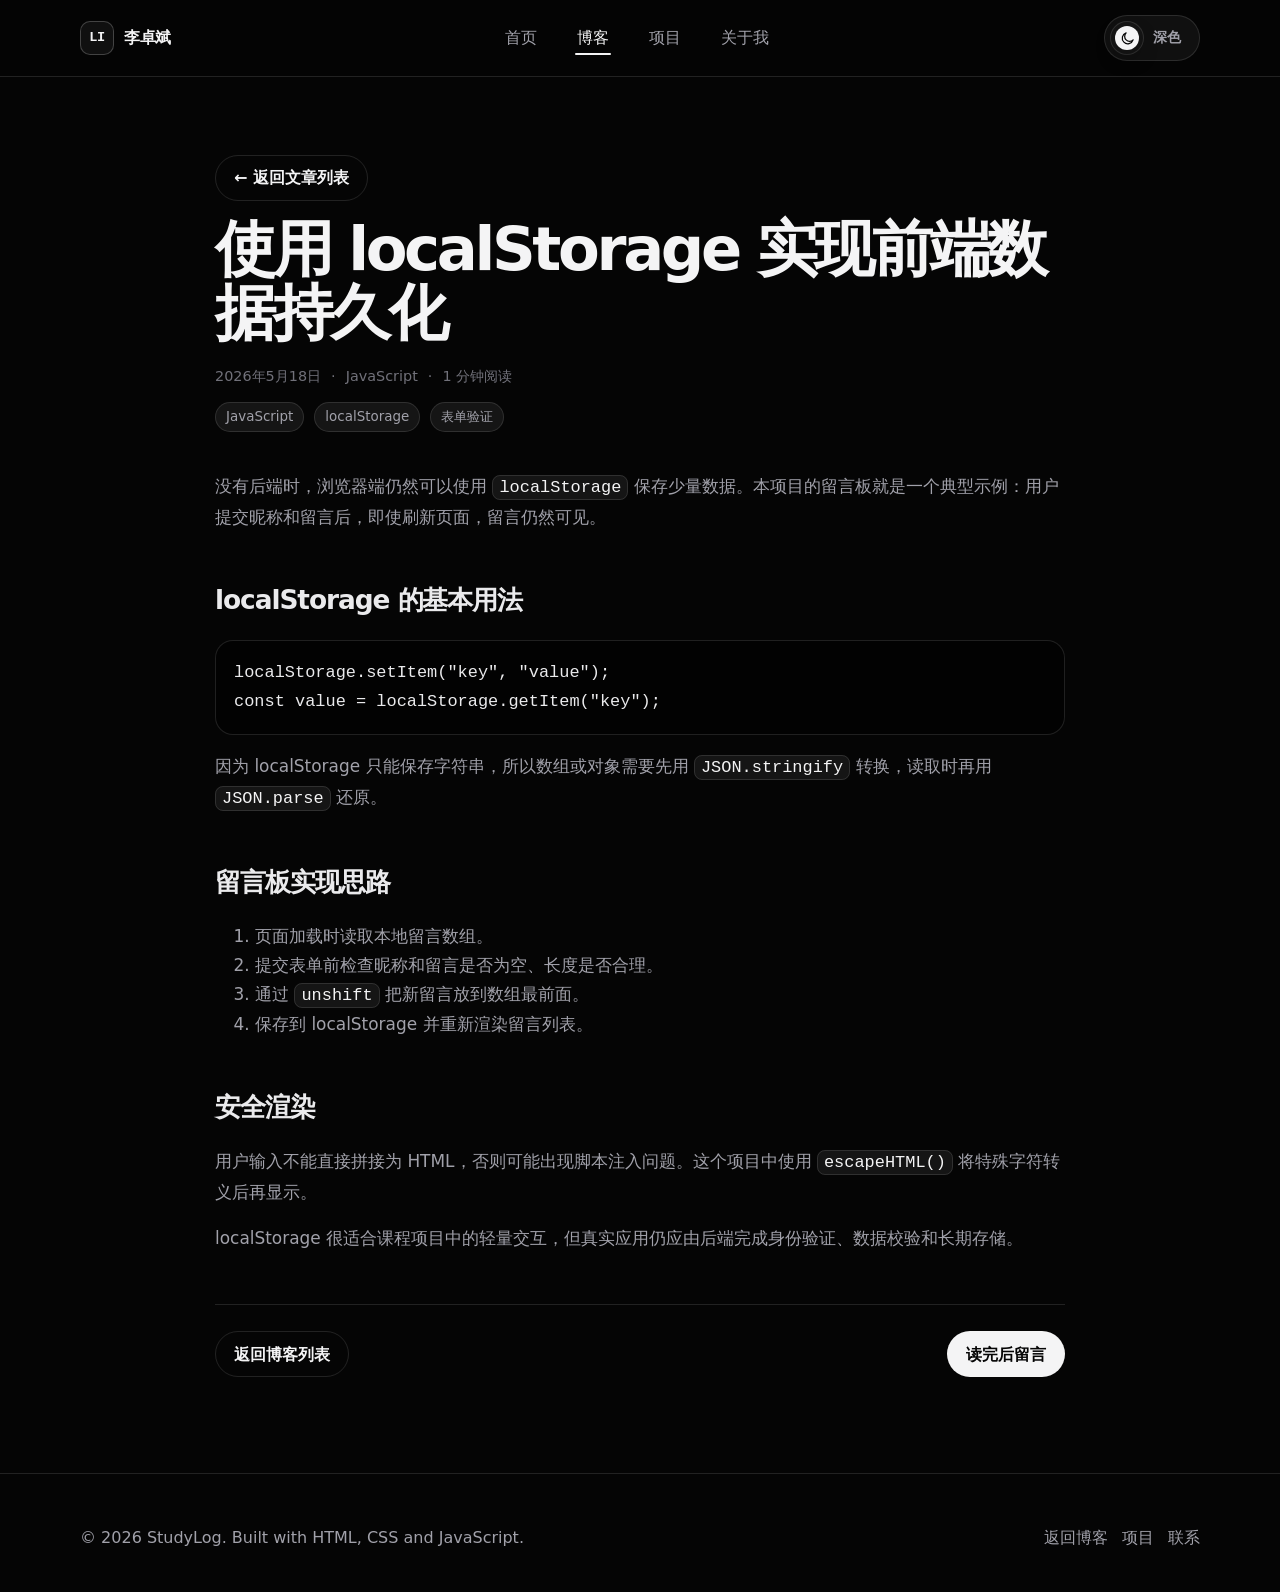
<file: posts/js-localstorage.html>
<!DOCTYPE html>
<html lang="zh-CN">
<head>
  <meta charset="UTF-8">
  <meta name="viewport" content="width=device-width, initial-scale=1.0">
  <meta name="description" content="使用 localStorage 实现前端数据持久化 - StudyLog 技术博客文章。">
  <title>使用 localStorage 实现前端数据持久化｜StudyLog</title>
  <script>if (window.matchMedia("(hover: hover) and (pointer: fine) and (prefers-reduced-motion: no-preference)").matches) document.documentElement.classList.add("custom-cursor-boot");</script><style>html.custom-cursor-boot,html.custom-cursor-boot *{cursor:none!important}</style>
  <link rel="stylesheet" href="../assets/css/style.css?v=20260616-splash">
</head>
<body data-page="post" data-article-id="js-localstorage">
  <div class="reading-progress" aria-hidden="true"><span id="readingProgressBar"></span></div>

  <header class="site-header">
    <nav class="navbar container" aria-label="主导航">
      <a class="logo" href="../index.html"><span class="logo-mark">LI</span><span>李卓斌</span></a>
      <div class="nav-links" id="navLinks">
        <a class="nav-link" data-nav="home" href="../index.html">首页</a>
        <a class="nav-link" data-nav="blog" href="../blog.html">博客</a>
        <a class="nav-link" data-nav="projects" href="../projects.html">项目</a>
        <a class="nav-link" data-nav="about" href="../about.html">关于我</a>
      </div>
      <div class="nav-actions">
        <button class="theme-toggle" id="themeToggle" type="button" aria-label="切换主题">亮</button>
        <button class="mobile-toggle" id="mobileToggle" type="button" aria-label="打开导航菜单" aria-expanded="false">☰</button>
      </div>
    </nav>
  </header>

  <main class="article-shell">
    <article>
      <header class="article-header" data-animate>
        <a class="btn btn-ghost" href="../blog.html">← 返回文章列表</a>
        <h1 class="article-title">使用 localStorage 实现前端数据持久化</h1>
        <div class="meta-row">
          <span>2026年5月18日</span><span>·</span><span>JavaScript</span><span>·</span><span id="readingTime">预计阅读时间</span>
        </div>
        <div class="meta-row" style="margin-top: 14px;"><span class="tag">JavaScript</span><span class="tag">localStorage</span><span class="tag">表单验证</span></div>
      </header>
      <div class="article-body" data-animate>

        <p>没有后端时，浏览器端仍然可以使用 <code>localStorage</code> 保存少量数据。本项目的留言板就是一个典型示例：用户提交昵称和留言后，即使刷新页面，留言仍然可见。</p>
        <h2>localStorage 的基本用法</h2>
        <pre><code>localStorage.setItem("key", "value");
const value = localStorage.getItem("key");</code></pre>
        <p>因为 localStorage 只能保存字符串，所以数组或对象需要先用 <code>JSON.stringify</code> 转换，读取时再用 <code>JSON.parse</code> 还原。</p>
        <h2>留言板实现思路</h2>
        <ol>
          <li>页面加载时读取本地留言数组。</li>
          <li>提交表单前检查昵称和留言是否为空、长度是否合理。</li>
          <li>通过 <code>unshift</code> 把新留言放到数组最前面。</li>
          <li>保存到 localStorage 并重新渲染留言列表。</li>
        </ol>
        <h2>安全渲染</h2>
        <p>用户输入不能直接拼接为 HTML，否则可能出现脚本注入问题。这个项目中使用 <code>escapeHTML()</code> 将特殊字符转义后再显示。</p>
        <p>localStorage 很适合课程项目中的轻量交互，但真实应用仍应由后端完成身份验证、数据校验和长期存储。</p>

      </div>
    </article>
    <nav class="article-nav" aria-label="文章导航">
      <a class="btn btn-ghost" href="../blog.html">返回博客列表</a>
      <a class="btn" href="../about.html#guestbook-title">读完后留言</a>
    </nav>
  </main>

  <footer class="site-footer">
    <div class="container footer-row">
      <p>© 2026 StudyLog. Built with HTML, CSS and JavaScript.</p>
      <div class="footer-links"><a href="../blog.html">返回博客</a><a href="../projects.html">项目</a><a href="../about.html">联系</a></div>
    </div>
  </footer>

  <script src="../assets/js/data.js?v=20260616-splash"></script>
  <script src="../assets/js/main.js?v=20260616-splash"></script>
</body>
</html>
</file>
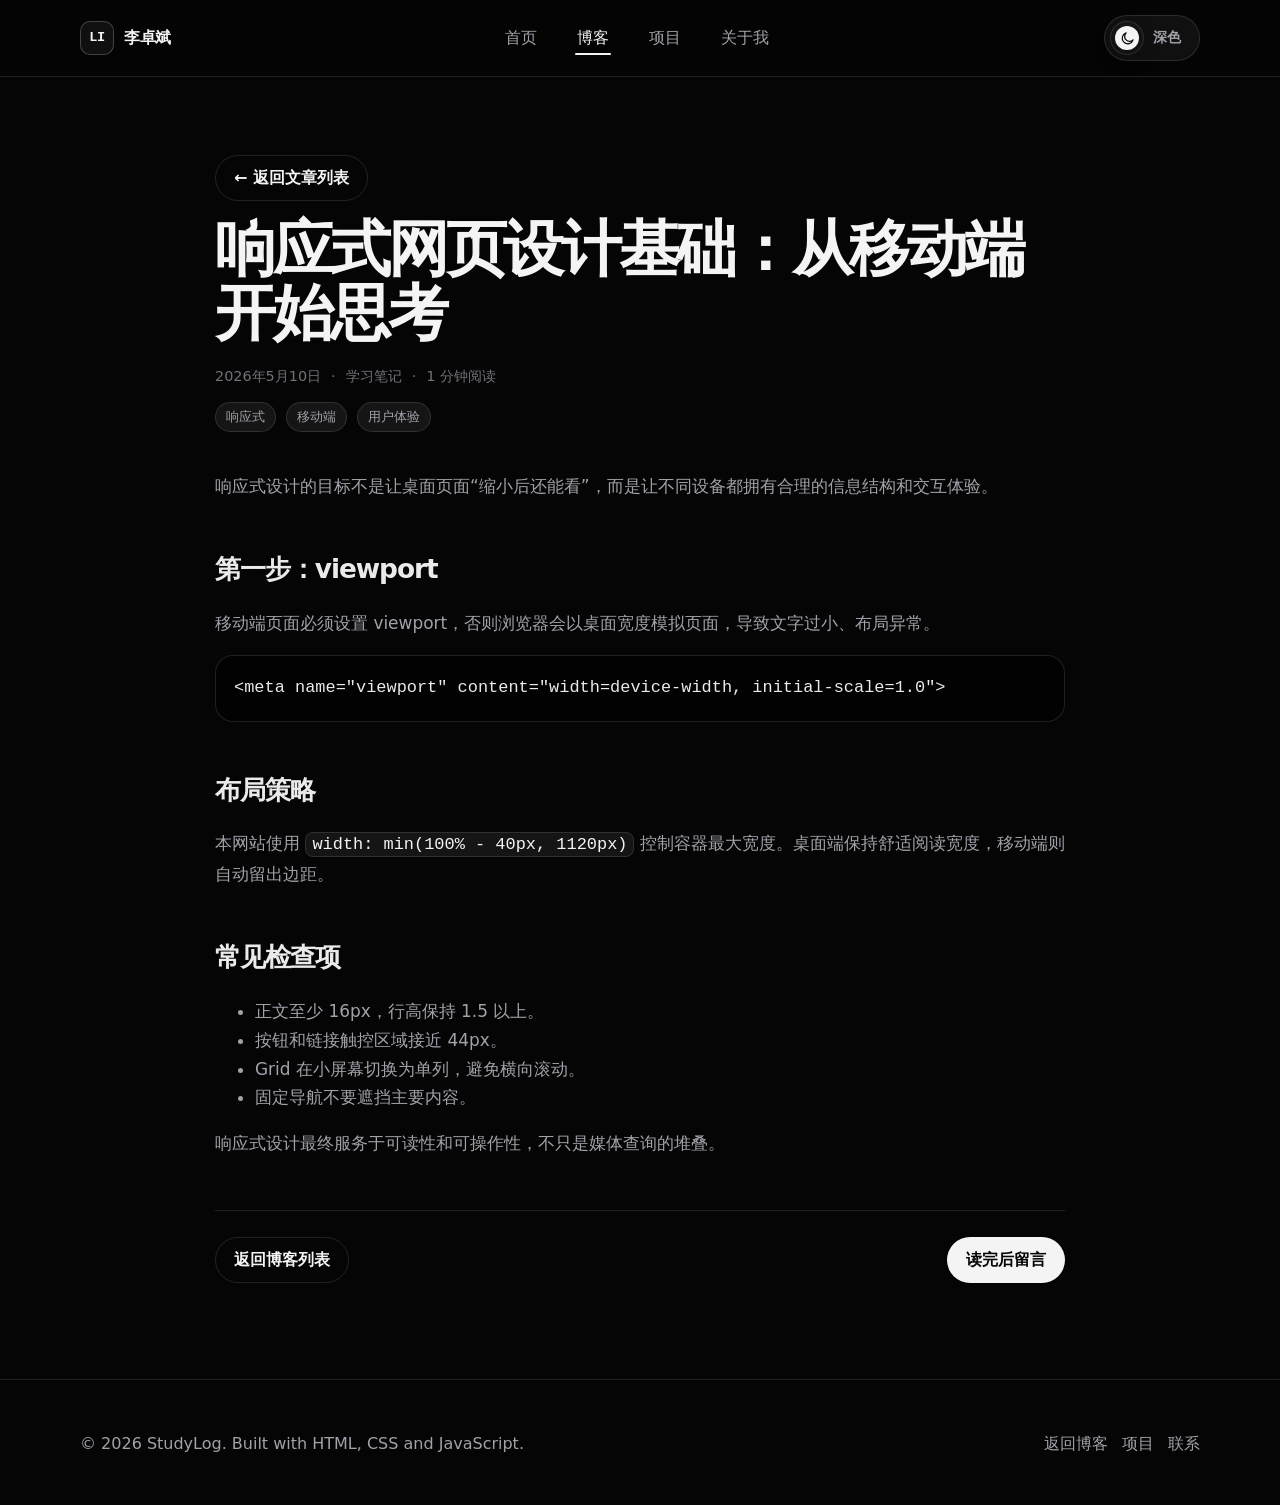
<file: posts/responsive-design.html>
<!DOCTYPE html>
<html lang="zh-CN">
<head>
  <meta charset="UTF-8">
  <meta name="viewport" content="width=device-width, initial-scale=1.0">
  <meta name="description" content="响应式网页设计基础：从移动端开始思考 - StudyLog 技术博客文章。">
  <title>响应式网页设计基础：从移动端开始思考｜StudyLog</title>
  <script>if (window.matchMedia("(hover: hover) and (pointer: fine) and (prefers-reduced-motion: no-preference)").matches) document.documentElement.classList.add("custom-cursor-boot");</script><style>html.custom-cursor-boot,html.custom-cursor-boot *{cursor:none!important}</style>
  <link rel="stylesheet" href="../assets/css/style.css?v=20260616-splash">
</head>
<body data-page="post" data-article-id="responsive-design">
  <div class="reading-progress" aria-hidden="true"><span id="readingProgressBar"></span></div>

  <header class="site-header">
    <nav class="navbar container" aria-label="主导航">
      <a class="logo" href="../index.html"><span class="logo-mark">LI</span><span>李卓斌</span></a>
      <div class="nav-links" id="navLinks">
        <a class="nav-link" data-nav="home" href="../index.html">首页</a>
        <a class="nav-link" data-nav="blog" href="../blog.html">博客</a>
        <a class="nav-link" data-nav="projects" href="../projects.html">项目</a>
        <a class="nav-link" data-nav="about" href="../about.html">关于我</a>
      </div>
      <div class="nav-actions">
        <button class="theme-toggle" id="themeToggle" type="button" aria-label="切换主题">亮</button>
        <button class="mobile-toggle" id="mobileToggle" type="button" aria-label="打开导航菜单" aria-expanded="false">☰</button>
      </div>
    </nav>
  </header>

  <main class="article-shell">
    <article>
      <header class="article-header" data-animate>
        <a class="btn btn-ghost" href="../blog.html">← 返回文章列表</a>
        <h1 class="article-title">响应式网页设计基础：从移动端开始思考</h1>
        <div class="meta-row">
          <span>2026年5月10日</span><span>·</span><span>学习笔记</span><span>·</span><span id="readingTime">预计阅读时间</span>
        </div>
        <div class="meta-row" style="margin-top: 14px;"><span class="tag">响应式</span><span class="tag">移动端</span><span class="tag">用户体验</span></div>
      </header>
      <div class="article-body" data-animate>

        <p>响应式设计的目标不是让桌面页面“缩小后还能看”，而是让不同设备都拥有合理的信息结构和交互体验。</p>
        <h2>第一步：viewport</h2>
        <p>移动端页面必须设置 viewport，否则浏览器会以桌面宽度模拟页面，导致文字过小、布局异常。</p>
        <pre><code>&lt;meta name="viewport" content="width=device-width, initial-scale=1.0"&gt;</code></pre>
        <h2>布局策略</h2>
        <p>本网站使用 <code>width: min(100% - 40px, 1120px)</code> 控制容器最大宽度。桌面端保持舒适阅读宽度，移动端则自动留出边距。</p>
        <h2>常见检查项</h2>
        <ul>
          <li>正文至少 16px，行高保持 1.5 以上。</li>
          <li>按钮和链接触控区域接近 44px。</li>
          <li>Grid 在小屏幕切换为单列，避免横向滚动。</li>
          <li>固定导航不要遮挡主要内容。</li>
        </ul>
        <p>响应式设计最终服务于可读性和可操作性，不只是媒体查询的堆叠。</p>

      </div>
    </article>
    <nav class="article-nav" aria-label="文章导航">
      <a class="btn btn-ghost" href="../blog.html">返回博客列表</a>
      <a class="btn" href="../about.html#guestbook-title">读完后留言</a>
    </nav>
  </main>

  <footer class="site-footer">
    <div class="container footer-row">
      <p>© 2026 StudyLog. Built with HTML, CSS and JavaScript.</p>
      <div class="footer-links"><a href="../blog.html">返回博客</a><a href="../projects.html">项目</a><a href="../about.html">联系</a></div>
    </div>
  </footer>

  <script src="../assets/js/data.js?v=20260616-splash"></script>
  <script src="../assets/js/main.js?v=20260616-splash"></script>
</body>
</html>
</file>
<file: assets/css/style.css>
/* =========================================================
   Personal Tech Blog - dark minimalist design system
   HTML5 + CSS3 + JavaScript course project
   ========================================================= */

:root {
  color-scheme: dark;
  --bg: #050505;
  --bg-soft: #090909;
  --surface: #101010;
  --surface-2: #151515;
  --surface-3: #1c1c1c;
  --text: #f4f4f5;
  --muted: #a1a1aa;
  --muted-2: #71717a;
  --border: rgba(244, 244, 245, 0.12);
  --border-strong: rgba(244, 244, 245, 0.22);
  --accent: #f5f5f5;
  --accent-soft: rgba(245, 245, 245, 0.12);
  --focus-glow: rgba(244, 244, 245, 0.1);
  --trace-strong: rgba(255, 255, 255, 0.78);
  --trace-soft: rgba(255, 255, 255, 0.18);
  --success: #22c55e;
  --danger: #fb7185;
  --warning: #f59e0b;
  --shadow: 0 24px 80px rgba(0, 0, 0, 0.45);
  --radius-lg: 28px;
  --radius-md: 18px;
  --radius-sm: 12px;
  --container: 1120px;
  --nav-height: 76px;
  --transition: 180ms ease;
  --transition-slow: 360ms cubic-bezier(0.2, 0.8, 0.2, 1);
}

@property --trace-angle {
  syntax: "<angle>";
  inherits: true;
  initial-value: 0deg;
}

body.light-theme {
  color-scheme: light;
  --bg: #f7f7f8;
  --bg-soft: #ffffff;
  --surface: #ffffff;
  --surface-2: #f1f1f3;
  --surface-3: #e8e8ec;
  --text: #111113;
  --muted: #52525b;
  --muted-2: #71717a;
  --border: rgba(24, 24, 27, 0.12);
  --border-strong: rgba(24, 24, 27, 0.22);
  --accent: #111113;
  --accent-soft: rgba(17, 17, 19, 0.08);
  --focus-glow: rgba(17, 17, 19, 0.08);
  --trace-strong: rgba(17, 17, 19, 0.42);
  --trace-soft: rgba(17, 17, 19, 0.1);
  --shadow: 0 20px 70px rgba(24, 24, 27, 0.12);
}

* {
  box-sizing: border-box;
}

html {
  scroll-behavior: smooth;
}

body {
  margin: 0;
  min-height: 100vh;
  font-family: Inter, ui-sans-serif, system-ui, -apple-system, BlinkMacSystemFont, "Segoe UI", "Microsoft YaHei", sans-serif;
  background: var(--bg);
  color: var(--text);
  line-height: 1.7;
  font-size: 16px;
  transition: opacity 160ms ease, transform 160ms ease, background var(--transition), color var(--transition);
}

body.light-theme {
  background: var(--bg);
}

.site-header,
main,
.site-footer {
  transition: opacity 120ms ease, transform 120ms ease;
}

body.page-leaving .site-header,
body.page-leaving main,
body.page-leaving .site-footer {
  opacity: 0.92;
  transform: translateY(2px);
}

img,
svg {
  max-width: 100%;
  display: block;
}

a {
  color: inherit;
  text-decoration: none;
}

button,
input,
textarea,
select {
  font: inherit;
}

button,
a,
select {
  cursor: pointer;
}

:focus-visible {
  outline: 2px solid var(--accent);
  outline-offset: 4px;
}

::selection {
  color: var(--bg);
  background: var(--text);
}

@media (hover: hover) and (pointer: fine) and (prefers-reduced-motion: no-preference) {
  html.custom-cursor-boot,
  html.custom-cursor-boot *,
  .custom-cursor-enabled,
  .custom-cursor-enabled * {
    cursor: none !important;
  }
}

.custom-cursor-dot,
.custom-cursor-ring {
  position: fixed;
  left: 0;
  top: 0;
  z-index: 999;
  pointer-events: none;
  opacity: 0;
  will-change: transform, opacity;
}

.custom-cursor-dot {
  width: 7px;
  height: 7px;
  border-radius: 50%;
  background: var(--text);
  transition: opacity 120ms ease;
}

.custom-cursor-ring {
  width: 34px;
  height: 34px;
  border: 1px solid color-mix(in srgb, var(--text) 72%, transparent);
  border-radius: 50%;
  transition: opacity 160ms ease, width 160ms ease, height 160ms ease, border-color 160ms ease;
}

.custom-cursor-visible .custom-cursor-dot,
.custom-cursor-visible .custom-cursor-ring {
  opacity: 1;
}

.custom-cursor-pressed .custom-cursor-dot {
  opacity: 0;
}

.custom-cursor-pressed .custom-cursor-ring {
  width: 54px;
  height: 54px;
  border-color: color-mix(in srgb, var(--text) 42%, transparent);
}

.container {
  width: min(100% - 40px, var(--container));
  margin: 0 auto;
}

.section {
  padding: 88px 0;
}

.section-tight {
  padding: 56px 0;
}

.kicker {
  display: inline-flex;
  align-items: center;
  gap: 10px;
  color: var(--muted);
  font-family: ui-monospace, SFMono-Regular, Consolas, "Liberation Mono", monospace;
  font-size: 0.86rem;
  letter-spacing: 0.08em;
  text-transform: uppercase;
}

.kicker::before {
  content: "";
  width: 28px;
  height: 1px;
  background: var(--border-strong);
}

.section-title {
  margin: 10px 0 16px;
  font-size: clamp(2rem, 4vw, 3.4rem);
  line-height: 1.08;
  letter-spacing: -0.055em;
}

.section-lead {
  max-width: 720px;
  margin: 0;
  color: var(--muted);
  font-size: 1.05rem;
}

.mono {
  font-family: ui-monospace, SFMono-Regular, Consolas, "Liberation Mono", monospace;
}

/* Splash */
.splash-screen {
  position: fixed;
  inset: 0;
  z-index: 120;
  display: grid;
  place-items: center;
  padding: 24px;
  background: var(--bg);
  color: var(--text);
  opacity: 1;
  visibility: visible;
  transition: opacity 720ms ease, visibility 720ms ease, transform 720ms cubic-bezier(0.2, 0.8, 0.2, 1);
}

.splash-screen.is-hidden {
  display: none;
}

.splash-screen.is-leaving {
  opacity: 0;
  visibility: hidden;
  transform: translateY(-24px) scale(0.965);
}

.splash-inner {
  width: min(100%, 620px);
  text-align: center;
}

.splash-kicker,
.splash-title,
.splash-text,
.splash-enter {
  opacity: 0;
  transform: translateY(34px);
  filter: blur(6px);
  animation: splashItemIn 860ms cubic-bezier(0.2, 0.8, 0.2, 1) forwards;
}

.splash-kicker {
  margin: 0 0 12px;
  color: var(--muted-2);
  font-family: ui-monospace, SFMono-Regular, Consolas, monospace;
  font-size: 0.82rem;
  letter-spacing: 0.18em;
  text-transform: uppercase;
  animation-delay: 120ms;
}

.splash-title {
  margin: 0;
  font-size: clamp(3.4rem, 13vw, 8rem);
  line-height: 0.88;
  letter-spacing: -0.09em;
  animation-delay: 260ms;
}

.splash-text {
  margin: 26px 0 32px;
  color: var(--muted);
  font-size: clamp(1rem, 2.2vw, 1.25rem);
  line-height: 1.9;
  animation-delay: 420ms;
}

.splash-enter {
  min-height: 46px;
  padding: 0 20px;
  border: 1px solid var(--border-strong);
  border-radius: 999px;
  background: transparent;
  color: var(--text);
  font-weight: 800;
  transition: transform var(--transition), background var(--transition), border-color var(--transition);
  animation-delay: 580ms;
}

.splash-enter:hover {
  transform: translateY(-2px);
  background: var(--accent-soft);
  border-color: var(--text);
}

@keyframes splashItemIn {
  to {
    opacity: 1;
    filter: blur(0);
    transform: translateY(0);
  }
}

/* Navigation */
.site-header {
  position: sticky;
  top: 0;
  z-index: 50;
  border-bottom: 1px solid var(--border);
  background: color-mix(in srgb, var(--bg) 82%, transparent);
  backdrop-filter: blur(18px);
}

.navbar {
  min-height: var(--nav-height);
  display: flex;
  align-items: center;
  justify-content: space-between;
  gap: 22px;
}

.logo {
  display: inline-flex;
  align-items: center;
  gap: 10px;
  font-weight: 800;
  letter-spacing: -0.03em;
}

.logo-mark {
  width: 34px;
  height: 34px;
  display: grid;
  place-items: center;
  border: 1px solid var(--border-strong);
  border-radius: 10px;
  background: var(--surface);
  font-family: ui-monospace, SFMono-Regular, Consolas, monospace;
  font-size: 0.85rem;
}

.nav-links {
  position: relative;
  display: flex;
  align-items: center;
  gap: 8px;
  --nav-indicator-x: 0px;
  --nav-indicator-width: 0px;
}

.nav-links::after {
  content: "";
  position: absolute;
  left: 0;
  bottom: 5px;
  width: var(--nav-indicator-width);
  height: 2px;
  border-radius: 999px;
  background: var(--text);
  opacity: var(--nav-indicator-opacity, 0);
  transform: translateX(var(--nav-indicator-x));
  transition: transform var(--transition-slow), width var(--transition-slow), opacity var(--transition);
}

.nav-link {
  min-height: 44px;
  display: inline-flex;
  align-items: center;
  padding: 0 15px;
  border: 1px solid transparent;
  border-radius: 999px;
  color: var(--muted);
  transition: color var(--transition), background var(--transition), border-color var(--transition);
}

.nav-link:hover,
.nav-link.active {
  color: var(--text);
}

.nav-link:hover {
  background: color-mix(in srgb, var(--surface-2) 70%, transparent);
}

.nav-actions {
  display: flex;
  align-items: center;
  gap: 10px;
}

.theme-toggle,
.mobile-toggle {
  min-height: 44px;
  border: 1px solid var(--border);
  border-radius: 999px;
  background: var(--surface);
  color: var(--text);
  transition: transform var(--transition), background var(--transition), border-color var(--transition);
}

.theme-toggle {
  min-width: 96px;
  display: inline-flex;
  align-items: center;
  gap: 9px;
  padding: 5px 12px 5px 5px;
  color: var(--muted);
}

.theme-toggle-track {
  width: 34px;
  height: 34px;
  display: inline-grid;
  place-items: center;
  border-radius: 999px;
  background: var(--surface-2);
  border: 1px solid var(--border);
  transition: background var(--transition), border-color var(--transition);
}

.theme-toggle-thumb {
  width: 24px;
  height: 24px;
  display: inline-grid;
  place-items: center;
  border-radius: 999px;
  background: var(--text);
  color: var(--bg);
  box-shadow: 0 8px 20px rgba(0, 0, 0, 0.28);
  transition: transform var(--transition), background var(--transition), color var(--transition);
}

.theme-toggle svg {
  width: 15px;
  height: 15px;
  fill: none;
  stroke: currentColor;
  stroke-width: 2;
  stroke-linecap: round;
  stroke-linejoin: round;
}

.theme-toggle svg circle {
  fill: currentColor;
}

.theme-toggle-label {
  font-size: 0.85rem;
  font-weight: 700;
  letter-spacing: 0.02em;
}

.theme-toggle:hover,
.mobile-toggle:hover {
  transform: translateY(-1px);
  background: var(--surface-2);
  border-color: var(--border-strong);
}

.theme-toggle:hover .theme-toggle-thumb {
  transform: scale(1.06);
}

.theme-toggle.is-light .theme-toggle-track {
  background: var(--accent-soft);
  border-color: var(--border-strong);
}

.mobile-toggle {
  min-width: 44px;
  display: none;
}

/* Buttons and tags */
.btn {
  min-height: 46px;
  display: inline-flex;
  align-items: center;
  justify-content: center;
  gap: 10px;
  padding: 0 18px;
  border: 1px solid var(--border-strong);
  border-radius: 999px;
  background: var(--text);
  color: var(--bg);
  font-weight: 700;
  transition: transform var(--transition), box-shadow var(--transition), background var(--transition), color var(--transition), border-color var(--transition);
}

.btn:hover {
  transform: translateY(-2px);
  box-shadow: var(--shadow);
}

.btn-ghost {
  background: transparent;
  color: var(--text);
  border-color: var(--border);
}

.btn-ghost:hover {
  background: var(--accent-soft);
  box-shadow: none;
}

.tag,
.pill {
  display: inline-flex;
  align-items: center;
  gap: 6px;
  min-height: 30px;
  padding: 4px 10px;
  border: 1px solid var(--border);
  border-radius: 999px;
  background: var(--surface-2);
  color: var(--muted);
  font-size: 0.84rem;
  line-height: 1.2;
}

.tag strong {
  color: var(--text);
}

/* Cards */
.card {
  position: relative;
  overflow: hidden;
  border: 1px solid var(--border);
  border-radius: var(--radius-lg);
  background: linear-gradient(180deg, var(--surface), color-mix(in srgb, var(--surface) 86%, transparent));
  box-shadow: 0 1px 0 rgba(255, 255, 255, 0.03) inset;
  transition: transform var(--transition), border-color var(--transition), box-shadow var(--transition), background var(--transition);
}

.card::before {
  content: "";
  position: absolute;
  inset: 0;
  z-index: 1;
  padding: 1px;
  border-radius: inherit;
  pointer-events: none;
  background: conic-gradient(from var(--trace-angle, 0deg), transparent 0 68%, var(--trace-soft) 74%, var(--trace-strong) 78%, var(--trace-soft) 82%, transparent 88% 100%);
  mask: linear-gradient(#000 0 0) content-box, linear-gradient(#000 0 0);
  mask-composite: exclude;
  opacity: 0;
  transition: opacity var(--transition);
}

.card:hover {
  transform: translateY(-6px);
  border-color: var(--border-strong);
  box-shadow: var(--shadow);
  animation: cardTrace 2.8s linear infinite;
}

.card:hover::before {
  opacity: 1;
}

@keyframes cardTrace {
  to {
    --trace-angle: 360deg;
  }
}

.card-body {
  padding: 26px;
}

.article-card-link {
  display: block;
  height: 100%;
}

.article-card .card-body {
  min-height: 100%;
  display: flex;
  flex-direction: column;
}

.card-title {
  margin: 14px 0 10px;
  font-size: 1.3rem;
  line-height: 1.32;
  letter-spacing: -0.03em;
  transition: color var(--transition);
}

.article-card:hover .card-title,
.project-card:hover .card-title {
  color: var(--accent);
}

.card-text {
  margin: 0 0 20px;
  color: var(--muted);
}

.card-read-more {
  display: inline-flex;
  align-items: center;
  width: fit-content;
  margin-top: auto;
  padding-top: 18px;
  color: var(--text);
  font-size: 0.92rem;
  font-weight: 700;
  letter-spacing: -0.01em;
  opacity: 0.72;
  transition: opacity var(--transition), transform var(--transition);
}

.article-card:hover .card-read-more {
  opacity: 1;
  transform: translateX(4px);
}

.card:hover .tag {
  border-color: var(--border-strong);
  background: color-mix(in srgb, var(--surface-2) 72%, var(--text) 8%);
}

.card-meta,
.meta-row {
  display: flex;
  flex-wrap: wrap;
  align-items: center;
  gap: 10px;
  color: var(--muted-2);
  font-size: 0.9rem;
}

.grid {
  display: grid;
  gap: 22px;
}

.grid-3 {
  grid-template-columns: repeat(3, minmax(0, 1fr));
}

.grid-2 {
  grid-template-columns: repeat(2, minmax(0, 1fr));
}

/* Home */
.hero {
  min-height: calc(100vh - var(--nav-height));
  display: grid;
  align-items: center;
  padding: 70px 0 56px;
}

.hero-grid {
  display: grid;
  grid-template-columns: 1.08fr 0.92fr;
  align-items: center;
  gap: 48px;
}

.hero-title {
  margin: 16px 0 20px;
  font-size: clamp(3rem, 8vw, 6.6rem);
  line-height: 0.93;
  letter-spacing: -0.08em;
}

.hero-title .muted-word {
  color: var(--muted-2);
}

.typewriter {
  min-height: 1.9em;
  color: var(--muted);
  font-family: ui-monospace, SFMono-Regular, Consolas, monospace;
}

.hero-actions {
  display: flex;
  flex-wrap: wrap;
  gap: 12px;
  margin-top: 28px;
}

.hero-panel {
  padding: 26px;
}

.avatar-wrap {
  display: grid;
  place-items: center;
  padding: 24px;
  border-radius: var(--radius-lg);
  background: radial-gradient(circle at 50% 30%, rgba(255, 255, 255, 0.1), transparent 58%), var(--surface-2);
  border: 1px solid var(--border);
}

.avatar-wrap img {
  width: min(100%, 260px);
  aspect-ratio: 1;
  object-fit: cover;
  border-radius: 24px;
  border: 1px solid var(--border);
}

.profile-list {
  display: grid;
  gap: 14px;
  margin: 24px 0 0;
  padding: 0;
  list-style: none;
}

.profile-list li {
  display: flex;
  justify-content: space-between;
  gap: 20px;
  padding-bottom: 14px;
  border-bottom: 1px solid var(--border);
  color: var(--muted);
}

.profile-list strong {
  color: var(--text);
}

.stats-strip {
  display: grid;
  grid-template-columns: repeat(3, minmax(0, 1fr));
  gap: 14px;
  margin-top: 24px;
}

.stat-box {
  padding: 18px;
  border: 1px solid var(--border);
  border-radius: var(--radius-md);
  background: var(--surface);
}

.stat-box strong {
  display: block;
  font-size: 1.7rem;
  letter-spacing: -0.04em;
}

.stat-box span {
  color: var(--muted);
  font-size: 0.9rem;
}

.deploy-note {
  margin: 14px 0 0;
  color: var(--muted-2);
  font-size: 0.82rem;
  line-height: 1.6;
}

/* Blog */
.page-hero {
  padding: 78px 0 42px;
}

.toolbar {
  display: grid;
  grid-template-columns: 1.2fr 0.5fr;
  gap: 14px;
  margin: 34px 0 22px;
}

.search-input,
.select-input,
.form-input,
.form-textarea {
  width: 100%;
  min-height: 48px;
  border: 1px solid var(--border);
  border-radius: 16px;
  background: var(--surface);
  color: var(--text);
  padding: 0 16px;
  box-shadow: 0 0 0 0 transparent;
  transition: border-color var(--transition), background var(--transition), box-shadow var(--transition);
}

.search-input::placeholder,
.form-input::placeholder,
.form-textarea::placeholder {
  color: var(--muted-2);
}

.form-textarea {
  min-height: 130px;
  padding: 14px 16px;
  resize: vertical;
}

.search-input:focus,
.select-input:focus,
.form-input:focus,
.form-textarea:focus {
  border-color: var(--border-strong);
  background: var(--surface-2);
  box-shadow: 0 0 0 4px var(--focus-glow);
}

.filter-row {
  display: flex;
  flex-wrap: wrap;
  gap: 10px;
  margin: 0 0 28px;
}

.filter-btn {
  min-height: 40px;
  border: 1px solid var(--border);
  border-radius: 999px;
  background: var(--surface);
  color: var(--muted);
  padding: 0 14px;
  box-shadow: inset 0 0 0 0 transparent;
  transition: color var(--transition), background var(--transition), border-color var(--transition), box-shadow var(--transition), transform var(--transition);
}

.filter-btn:hover {
  color: var(--text);
  background: var(--surface-2);
  border-color: var(--border-strong);
  transform: translateY(-1px);
}

.filter-btn.active {
  color: var(--bg);
  background: var(--text);
  border-color: var(--text);
  box-shadow: inset 0 0 0 1px color-mix(in srgb, var(--bg) 18%, transparent), 0 0 0 4px var(--focus-glow);
}

.empty-state {
  padding: 42px;
  text-align: center;
  color: var(--muted);
  border: 1px dashed var(--border-strong);
  border-radius: var(--radius-lg);
  background: var(--surface);
}

/* Article pages */
.reading-progress {
  position: fixed;
  top: 0;
  left: 0;
  z-index: 100;
  width: 100%;
  height: 3px;
  background: transparent;
}

.reading-progress span {
  display: block;
  width: 0%;
  height: 100%;
  background: var(--text);
  transition: width 80ms linear;
}

.article-shell {
  width: min(100% - 40px, 850px);
  margin: 0 auto;
  padding: 78px 0 96px;
}

.article-header {
  margin-bottom: 40px;
}

.article-title {
  margin: 16px 0 18px;
  font-size: clamp(2rem, 4.8vw, 3.8rem);
  line-height: 1.06;
  letter-spacing: -0.055em;
}

.article-body {
  color: color-mix(in srgb, var(--text) 88%, var(--muted));
  font-size: 1.06rem;
}

.article-body h2 {
  margin: 46px 0 14px;
  font-size: 1.65rem;
  letter-spacing: -0.04em;
}

.article-body h3 {
  margin: 34px 0 10px;
}

.article-body p,
.article-body li {
  color: var(--muted);
}

.article-body a {
  color: var(--text);
  border-bottom: 1px solid var(--border-strong);
}

.article-body pre {
  overflow-x: auto;
  padding: 18px;
  border: 1px solid var(--border);
  border-radius: var(--radius-md);
  background: #020202;
}

.article-body code {
  font-family: ui-monospace, SFMono-Regular, Consolas, monospace;
}

.article-body :not(pre) > code {
  padding: 2px 6px;
  border: 1px solid var(--border);
  border-radius: 8px;
  background: var(--surface-2);
  color: var(--text);
}

.article-nav {
  display: flex;
  flex-wrap: wrap;
  justify-content: space-between;
  gap: 12px;
  margin-top: 52px;
  padding-top: 26px;
  border-top: 1px solid var(--border);
}

/* About */
.about-layout {
  display: grid;
  grid-template-columns: 0.82fr 1.18fr;
  gap: 24px;
  align-items: start;
}

.contact-list {
  display: grid;
  gap: 12px;
  margin: 22px 0 0;
  padding: 0;
  list-style: none;
}

.contact-list a {
  display: flex;
  justify-content: space-between;
  gap: 14px;
  padding: 14px;
  border: 1px solid var(--border);
  border-radius: var(--radius-sm);
  color: var(--muted);
  transition: color var(--transition), background var(--transition), border-color var(--transition);
}

.contact-list a:hover {
  color: var(--text);
  background: var(--surface-2);
  border-color: var(--border-strong);
}

.skill-list {
  display: grid;
  gap: 16px;
  margin-top: 22px;
}

.skill-row {
  display: grid;
  gap: 8px;
}

.skill-info {
  display: flex;
  justify-content: space-between;
  gap: 16px;
  color: var(--muted);
  font-size: 0.92rem;
}

.skill-bar {
  height: 10px;
  overflow: hidden;
  border: 1px solid var(--border);
  border-radius: 999px;
  background: var(--surface-2);
}

.skill-bar span {
  display: block;
  height: 100%;
  width: var(--level, 60%);
  background: linear-gradient(90deg, var(--text), var(--muted));
  border-radius: inherit;
  transform: scaleX(0);
  transform-origin: left;
  transition: transform 760ms cubic-bezier(0.2, 0.8, 0.2, 1);
}

.is-visible .skill-bar span {
  transform: scaleX(1);
}

.form-grid {
  display: grid;
  gap: 14px;
}

.form-group label {
  display: block;
  margin: 0 0 7px;
  color: var(--muted);
  font-size: 0.93rem;
}

.form-error {
  min-height: 1.3em;
  margin: 6px 0 0;
  color: var(--danger);
  font-size: 0.88rem;
}

.guestbook-list {
  display: grid;
  gap: 14px;
  margin-top: 22px;
}

.message-card {
  padding: 18px;
  border: 1px solid var(--border);
  border-radius: var(--radius-md);
  background: var(--surface-2);
}

.message-card header {
  display: flex;
  justify-content: space-between;
  gap: 14px;
  margin-bottom: 8px;
}

.message-card time {
  color: var(--muted-2);
  font-size: 0.85rem;
}

.message-card p {
  margin: 0;
  color: var(--muted);
}

/* Projects */
#projectGrid {
  perspective: 1200px;
}

.project-card {
  --tilt-x: 0deg;
  --tilt-y: 0deg;
  height: 100%;
  min-height: 620px;
  display: flex;
  flex-direction: column;
  cursor: default;
  isolation: isolate;
  z-index: 1;
  transform: perspective(900px) rotateX(var(--tilt-x)) rotateY(var(--tilt-y)) translateY(0) scale(1);
  transform-style: preserve-3d;
  filter: blur(0) brightness(1) saturate(1);
  transition: transform 320ms cubic-bezier(0.2, 0.8, 0.2, 1), filter 260ms ease, opacity 260ms ease, border-color var(--transition), box-shadow var(--transition), background var(--transition);
}

.project-card::before,
.project-card::after {
  content: "";
  position: absolute;
  pointer-events: none;
  opacity: 0;
  mask: none;
  mask-image: none;
  -webkit-mask: none;
  transition: opacity 280ms ease, transform 320ms cubic-bezier(0.2, 0.8, 0.2, 1);
}

.project-card::before {
  inset: 0;
  z-index: 6;
  padding: 0;
  border-radius: inherit;
  background:
    radial-gradient(circle at 50% 16%, color-mix(in srgb, var(--text) 10%, transparent), transparent 48%),
    linear-gradient(180deg, color-mix(in srgb, var(--text) 5%, transparent), transparent 42%);
}

.project-card::after {
  inset: 0;
  z-index: 7;
  border: 1px solid color-mix(in srgb, var(--text) 28%, transparent);
  border-radius: inherit;
  box-shadow:
    0 0 0 1px color-mix(in srgb, var(--text) 5%, transparent) inset,
    0 22px 80px rgba(255, 255, 255, 0.035);
  transform: scale(0.985);
}

.project-card:hover,
.project-card:focus-within {
  z-index: 4;
  transform: perspective(900px) rotateX(var(--tilt-x)) rotateY(var(--tilt-y)) translateY(-30px) scale(1.026);
  border-color: color-mix(in srgb, var(--text) 34%, transparent);
  background: linear-gradient(180deg, color-mix(in srgb, var(--surface) 92%, var(--text) 8%), var(--surface));
  box-shadow:
    0 38px 100px rgba(0, 0, 0, 0.68),
    0 0 0 1px color-mix(in srgb, var(--text) 8%, transparent) inset;
  animation: none;
}

.project-card:hover::before,
.project-card:focus-within::before {
  opacity: 1;
}

.project-card:hover::after,
.project-card:focus-within::after {
  opacity: 1;
  transform: scale(1);
}

.project-card-link {
  color: inherit;
  text-decoration: none;
  cursor: pointer;
}

@media (hover: hover) and (pointer: fine) {
  #projectGrid:has(.project-card:hover) .project-card:not(:hover),
  #projectGrid:has(.project-card:focus-within) .project-card:not(:focus-within) {
    z-index: 0;
    opacity: 0.54;
    filter: blur(2.5px) brightness(0.48) saturate(0.72);
    transform: perspective(900px) translateY(26px) scale(0.965);
    box-shadow: 0 28px 76px rgba(0, 0, 0, 0.58) inset;
  }
}

.project-card .project-cover,
.project-card .card-body {
  position: relative;
  z-index: 3;
}

.project-card .card-body {
  flex: 1;
  display: flex;
  flex-direction: column;
}

.project-cover {
  position: relative;
  aspect-ratio: 16 / 10;
  overflow: hidden;
  display: grid;
  place-items: center;
  border-bottom: 1px solid var(--border);
  background:
    radial-gradient(circle at 18% 20%, rgba(255, 255, 255, 0.18), transparent 28%),
    linear-gradient(135deg, #050505, var(--surface-3));
}

.project-cover::before {
  content: "";
  position: absolute;
  inset: 18px;
  border: 1px solid rgba(255, 255, 255, 0.12);
  border-radius: 22px;
}

.project-cover::after {
  content: "";
  position: absolute;
  inset: 0;
  background-image:
    linear-gradient(rgba(255, 255, 255, 0.055) 1px, transparent 1px),
    linear-gradient(90deg, rgba(255, 255, 255, 0.055) 1px, transparent 1px);
  background-size: 28px 28px;
  mask-image: linear-gradient(180deg, black, transparent 78%);
  opacity: 0.55;
}

.project-cover span {
  position: relative;
  z-index: 1;
  padding: 0 24px;
  color: #ffffff;
  font-family: Impact, Haettenschweiler, "Arial Narrow Bold", "Microsoft YaHei", sans-serif;
  font-size: clamp(2.15rem, 5vw, 4.6rem);
  font-weight: 900;
  line-height: 0.95;
  letter-spacing: 0.02em;
  text-align: center;
  text-transform: uppercase;
  text-shadow: 0 18px 46px rgba(0, 0, 0, 0.38);
  transform: translateY(0);
  transition: transform 260ms ease, letter-spacing 260ms ease;
}

.card:hover .project-cover span {
  letter-spacing: 0.05em;
  transform: translateY(-4px);
}

.project-cover-vista,
.project-cover-bilibili,
.project-cover-blog {
  background:
    radial-gradient(circle at 18% 18%, rgba(245, 245, 245, 0.22), transparent 30%),
    linear-gradient(135deg, #050505, #18181b 58%, #27272a);
}

.project-cover-blog span {
  letter-spacing: -0.08em;
  text-transform: none;
}

.project-meta {
  display: flex;
  flex-wrap: wrap;
  gap: 8px;
  margin-bottom: 4px;
}

.project-meta span {
  display: inline-flex;
  align-items: center;
  min-height: 28px;
  padding: 3px 10px;
  border: 1px solid var(--border);
  border-radius: 999px;
  color: var(--muted);
  background: var(--surface-2);
  font-size: 0.82rem;
  font-weight: 700;
  transition: color var(--transition), background var(--transition), border-color var(--transition);
}

.project-meta .project-status-done {
  color: var(--text);
  border-color: var(--border-strong);
  background: var(--accent-soft);
}

.project-meta .project-status-progress {
  color: var(--text);
  border-style: dashed;
  border-color: var(--border-strong);
}

.project-meta .project-status-progress::before {
  content: "";
  width: 6px;
  height: 6px;
  margin-right: 6px;
  border-radius: 50%;
  background: var(--text);
  box-shadow: 0 0 0 4px var(--accent-soft);
}

.project-card:hover .project-meta span,
.project-card:focus-within .project-meta span {
  border-color: var(--border-strong);
}

.project-role {
  margin: 0 0 18px;
  color: var(--text);
  font-size: 0.92rem;
}

@media (hover: hover) and (pointer: fine) {
  .project-role,
  .project-tags,
  .project-action {
    opacity: 0.68;
    transform: translateY(8px);
    transition: opacity var(--transition), transform var(--transition), border-color var(--transition), background var(--transition);
  }

  .project-card:hover .project-role,
  .project-card:hover .project-tags,
  .project-card:hover .project-action,
  .project-card:focus-within .project-role,
  .project-card:focus-within .project-tags,
  .project-card:focus-within .project-action {
    opacity: 1;
    transform: translateY(0);
  }
}

.project-role span {
  display: block;
  margin-bottom: 4px;
  color: var(--muted-2);
  font-size: 0.78rem;
  letter-spacing: 0.08em;
  text-transform: uppercase;
}

.project-tags {
  display: flex;
  flex-wrap: wrap;
  gap: 8px;
  margin-top: auto;
}

.project-action {
  display: inline-flex;
  width: fit-content;
  margin-top: 20px;
  color: var(--text);
  font-size: 0.92rem;
  font-weight: 700;
  transition: opacity var(--transition), transform var(--transition);
}

.project-action:hover {
  transform: translateX(4px);
}

.project-action.is-disabled {
  color: var(--muted-2);
  cursor: default;
}

.project-action.is-disabled:hover {
  transform: none;
}

/* Footer */
.site-footer {
  border-top: 1px solid var(--border);
  padding: 34px 0;
  color: var(--muted);
  background: color-mix(in srgb, var(--bg) 88%, transparent);
}

.footer-row {
  display: flex;
  justify-content: space-between;
  gap: 20px;
  align-items: center;
}

.footer-links {
  display: flex;
  flex-wrap: wrap;
  gap: 14px;
}

.footer-links a:hover {
  color: var(--text);
}

/* Toast and utility */
.toast {
  position: fixed;
  right: 20px;
  bottom: 20px;
  z-index: 80;
  max-width: min(360px, calc(100% - 40px));
  padding: 14px 16px;
  border: 1px solid var(--border-strong);
  border-radius: 16px;
  background: var(--surface);
  color: var(--text);
  box-shadow: var(--shadow);
  opacity: 0;
  transform: translateY(12px);
  pointer-events: none;
  transition: opacity var(--transition), transform var(--transition);
}

.toast.show {
  opacity: 1;
  transform: translateY(0);
}

[data-animate] {
  opacity: 0;
  transform: translateY(18px);
  transition: opacity 600ms ease, transform 600ms ease;
  transition-delay: var(--animate-delay, 0ms);
}

[data-animate].is-visible {
  opacity: 1;
  transform: translateY(0);
}

.not-found {
  min-height: calc(100vh - var(--nav-height));
  display: grid;
  place-items: center;
  text-align: center;
}

.not-found-code {
  margin: 0;
  font-size: clamp(6rem, 20vw, 14rem);
  line-height: 0.9;
  letter-spacing: -0.1em;
}

/* Responsive */
@media (max-width: 900px) {
  .hero-grid,
  .about-layout,
  .grid-2,
  .grid-3 {
    grid-template-columns: 1fr;
  }

  .toolbar {
    grid-template-columns: 1fr;
  }

  .hero {
    min-height: auto;
  }

  .project-card {
    min-height: 0;
  }
}

@media (max-width: 760px) {
  .container,
  .article-shell {
    width: min(100% - 28px, var(--container));
  }

  .mobile-toggle {
    display: inline-grid;
    place-items: center;
  }

  .nav-links {
    position: absolute;
    left: 14px;
    right: 14px;
    top: calc(var(--nav-height) + 8px);
    display: none;
    flex-direction: column;
    align-items: stretch;
    padding: 12px;
    border: 1px solid var(--border);
    border-radius: 20px;
    background: var(--surface);
    box-shadow: var(--shadow);
  }

  .nav-links.open {
    display: flex;
  }

  .nav-links::after {
    display: none;
  }

  .nav-link {
    justify-content: center;
  }

  .nav-link.active {
    background: var(--accent-soft);
    border-color: var(--border);
  }

  .section {
    padding: 64px 0;
  }

  .page-hero {
    padding-top: 56px;
  }

  .hero-title {
    font-size: clamp(2.8rem, 15vw, 4.6rem);
  }

  .stats-strip {
    grid-template-columns: 1fr;
  }

  .footer-row,
  .article-nav {
    flex-direction: column;
    align-items: flex-start;
  }
}

@media (max-width: 480px) {
  .card-body,
  .hero-panel {
    padding: 20px;
  }

  .hero-actions,
  .filter-row {
    align-items: stretch;
    flex-direction: column;
  }

  .btn,
  .filter-btn {
    width: 100%;
  }
}

@media (hover: none), (pointer: coarse) {
  .project-card,
  .project-card:hover,
  .project-card:focus-within,
  #projectGrid:has(.project-card:hover) .project-card:not(:hover),
  #projectGrid:has(.project-card:focus-within) .project-card:not(:focus-within) {
    transform: none;
    opacity: 1;
    filter: none;
  }

  .project-role,
  .project-tags,
  .project-action {
    opacity: 1;
    transform: none;
  }
}

@media (prefers-reduced-motion: reduce) {
  *,
  *::before,
  *::after {
    scroll-behavior: auto !important;
    animation-duration: 0.01ms !important;
    animation-iteration-count: 1 !important;
    transition-duration: 0.01ms !important;
  }

  body.page-leaving .site-header,
  body.page-leaving main,
  body.page-leaving .site-footer {
    opacity: 1;
    transform: none;
  }

  [data-animate] {
    opacity: 1;
    transform: none;
    transition-delay: 0ms;
    animation: none !important;
  }

  .skill-bar span {
    transform: scaleX(1);
  }

  .project-card,
  .project-card:hover,
  .project-card:focus-within,
  #projectGrid:has(.project-card:hover) .project-card:not(:hover),
  #projectGrid:has(.project-card:focus-within) .project-card:not(:focus-within) {
    transform: none;
    opacity: 1;
    filter: none;
    transition: none;
  }

  .project-role,
  .project-tags,
  .project-action {
    opacity: 1;
    transform: none;
  }

  .card:hover {
    animation: none;
  }
}
</file>
